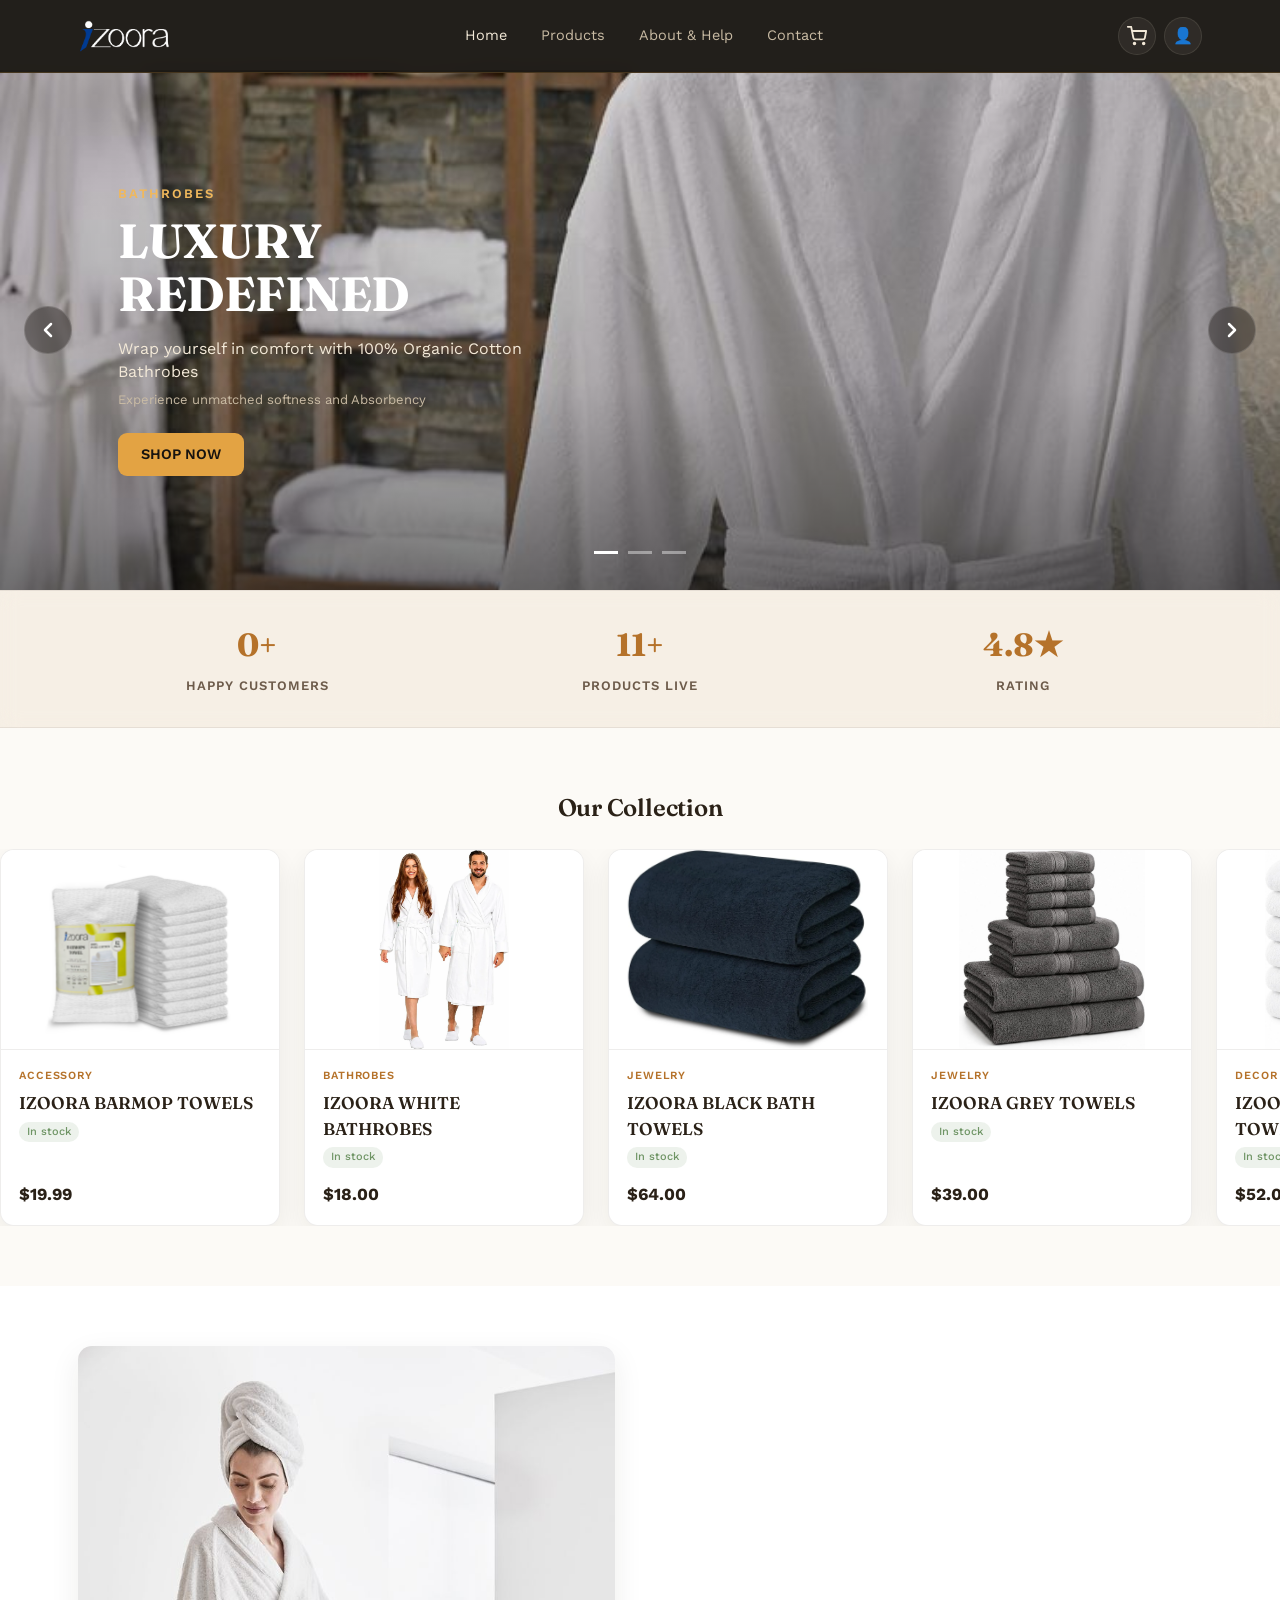
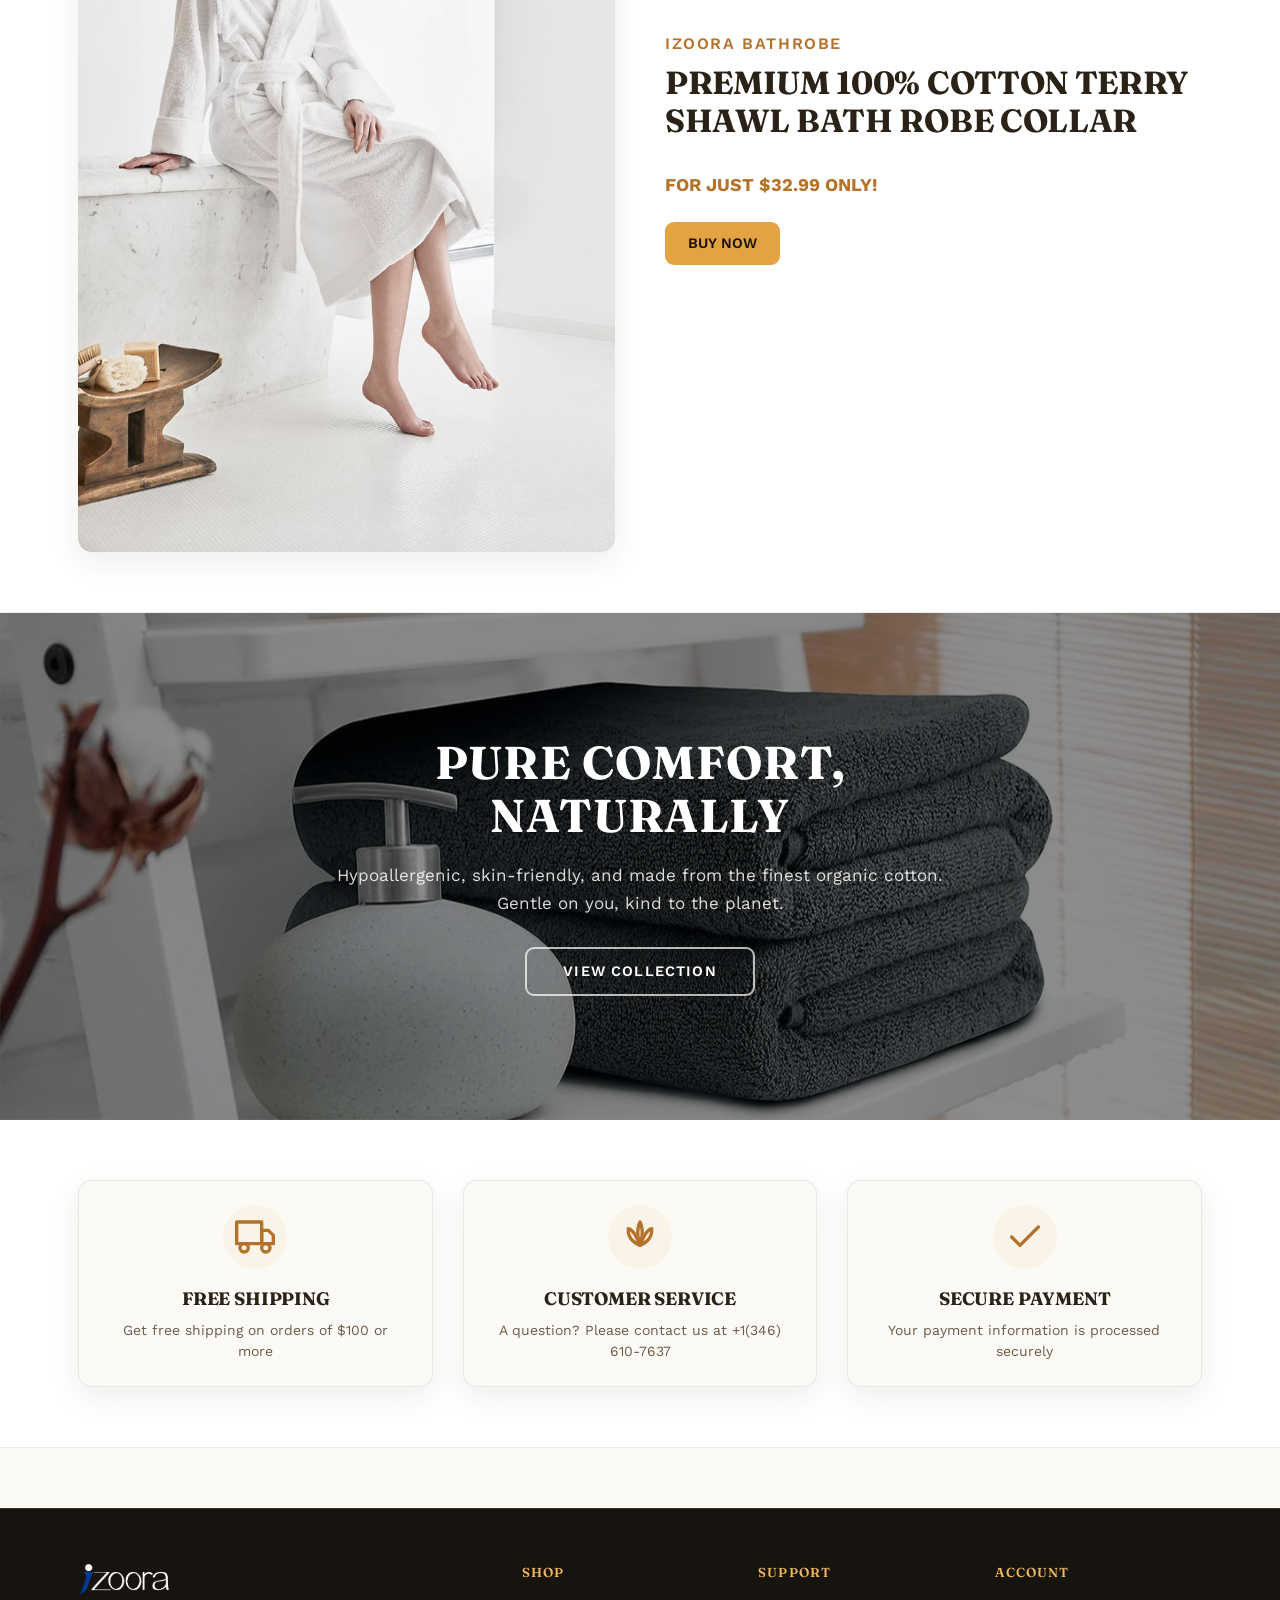
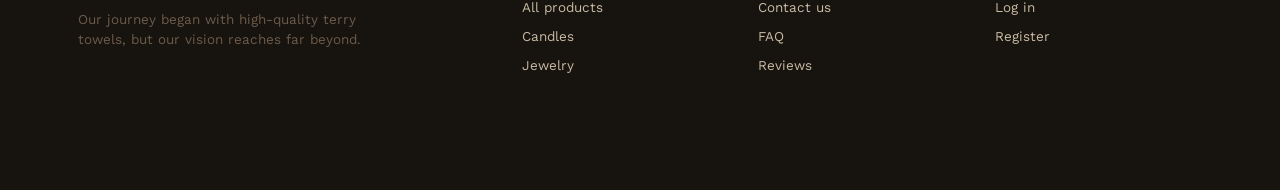
<file: index.html>
<!DOCTYPE html>
<html lang="en">

<head>
  <meta charset="UTF-8">
  <meta name="viewport" content="width=device-width, initial-scale=1.0">
  <title>Home · izoora</title>
  <meta name="description"
    content="Welcome to izoora — Goods with the warmth of amber, made to last. Shop our honey-toned candles, jewelry, decor, and self-care.">
  <link rel="preconnect" href="https://fonts.googleapis.com">
  <link
    href="https://fonts.googleapis.com/css2?family=Fraunces:ital,opsz,wght@0,9..144,300;0,9..144,500;0,9..144,600;0,9..144,700;1,9..144,500&family=Work+Sans:wght@300;400;500;600;700&family=JetBrains+Mono:wght@400;500;600&display=swap"
    rel="stylesheet">
  <link rel="stylesheet" href="style.css">
</head>

<body>
  <div id="headerWrapper"></div>

  <main id="mainContent">
    <!-- Home page content -->
    <section class="hero" id="heroSlider">
      <!-- Animated background slides -->
      <div class="hero-slide active" data-slide="0">
        <img src="products pictures/home pic 1.jpg" alt="Home 1">
        <div class="wrap hero-text-wrap">
          <div class="hero-text-content">
            <div class="eyebrow">BATHROBES</div>
            <h1>LUXURY REDEFINED</h1>
            <p class="lead">Wrap yourself in comfort with 100% Organic Cotton Bathrobes</p>
            <p class="support">Experience unmatched softness and Absorbency</p>
            <button class="btn btn-primary" onclick="go('#/products')">SHOP NOW</button>
          </div>
        </div>
      </div>
      <div class="hero-slide" data-slide="1">
        <img src="products pictures/home pic 2.jpg" alt="Home 2">
        <div class="wrap hero-text-wrap">
          <div class="hero-text-content">
            <div class="eyebrow">TOWELS</div>
            <h1>PREMIUM TOWELS</h1>
            <p class="lead">Pamper Your Self with premium Towels</p>
            <p class="support">Responsibly Sourced, Designed For Pure Comfort.</p>
            <button class="btn btn-primary" onclick="go('#/products')">SHOP NOW</button>
          </div>
        </div>
      </div>
      <div class="hero-slide" data-slide="2">
        <img src="products pictures/home pic 3.jpg" alt="Home 3">
        <div class="wrap hero-text-wrap">
          <div class="hero-text-content">
            <div class="eyebrow">HOME DECOR</div>
            <h1>AMBER GLOW CANDLES</h1>
            <p class="lead">Hand-poured soy candles in warm honey-amber hues</p>
            <p class="support">Natural fragrances designed to elevate your daily rituals</p>
            <button class="btn btn-primary" onclick="go('#/products')">SHOP NOW</button>
          </div>
        </div>
      </div>
      <!-- Navigation arrows -->
      <button class="hero-arrow hero-arrow-left" aria-label="Previous Slide">
        <svg viewBox="0 0 24 24" fill="none" stroke="currentColor" stroke-width="2.5" stroke-linecap="round" stroke-linejoin="round" style="width: 24px; height: 24px;"><polyline points="15 18 9 12 15 6"></polyline></svg>
      </button>
      <button class="hero-arrow hero-arrow-right" aria-label="Next Slide">
        <svg viewBox="0 0 24 24" fill="none" stroke="currentColor" stroke-width="2.5" stroke-linecap="round" stroke-linejoin="round" style="width: 24px; height: 24px;"><polyline points="9 18 15 12 9 6"></polyline></svg>
      </button>
      <div class="hero-dots" id="heroDots"></div>
    </section>

    <!-- 3. Three Statistics Categories -->
    <section class="stats-section">
      <div class="wrap">
        <div class="stats-container">
          <div class="stat-card">
            <b><span id="statClientsCount"></span>+</b>
            <span>Happy Customers</span>
          </div>
          <div class="stat-card">
            <b><span id="statProductsCount"></span>+</b>
            <span>Products Live</span>
          </div>
          <div class="stat-card">
            <b>4.8★</b>
            <span>Rating</span>
          </div>
        </div>
      </div>
    </section>

    <!-- 4. Six-Product Infinite Horizontal Carousel -->
    <section class="carousel-section">
      <div class="wrap">
        <h2 style="margin-top: 2%; margin-bottom: 2%; text-align: center; font-family: 'Fraunces', serif;">Our Collection</h2>
      </div>
      <div class="carousel-container">
        <div class="carousel-track" id="carouselTrack">
          <!-- Populated dynamically via JS -->
        </div>
      </div>
    </section>

    <!-- Bathrobe Feature Section -->
    <section class="bathrobe-feature-section">
      <div class="wrap bathrobe-feature-container">
        <div class="bathrobe-feature-image">
          <img src="products pictures/bath1.jpg" alt="IZOORA BATHROBE">
        </div>
        <div class="bathrobe-feature-content">
          <div class="eyebrow" style="color: var(--amber-deep); font-weight: 600; letter-spacing: 0.1em; margin-bottom: 8px;">IZOORA BATHROBE</div>
          <h2 style="font-family: 'Fraunces', serif; font-size: clamp(24px, 4vw, 32px); line-height: 1.2; margin-bottom: 12px; font-weight: 700;">PREMIUM 100% COTTON TERRY SHAWL BATH ROBE COLLAR</h2>
          <p class="price-callout" style="font-family: 'Work Sans', sans-serif; font-size: 18px; color: var(--amber-deep); font-weight: 700; margin-bottom: 24px;">FOR JUST $32.99 ONLY!</p>
          <button class="btn btn-primary" onclick="go('#/products?cat=bathrobes')">BUY NOW</button>
        </div>
      </div>
    </section>

    <!-- Towel Hero Banner Section -->
    <section class="towel-hero-banner">
      <img src="products pictures/tow1.webp" alt="Organic Cotton Towels" class="towel-hero-bg">
      <div class="towel-hero-overlay"></div>
      <div class="towel-hero-content">
        <h2>PURE COMFORT, NATURALLY</h2>
        <p>Hypoallergenic, skin-friendly, and made from the finest organic cotton.<br>Gentle on you, kind to the planet.</p>
        <button class="towel-hero-btn" onclick="go('#/products')">VIEW COLLECTION</button>
      </div>
    </section>

    <!-- Three Service Features Section -->
    <section class="service-features-section">
      <div class="wrap service-features-container">
        <div class="service-feature-item">
          <div class="service-feature-icon">
            <svg viewBox="0 0 24 24" fill="none" stroke="var(--amber-deep)" stroke-width="2" stroke-linecap="round" stroke-linejoin="round" style="width: 40px; height: 40px;">
              <rect x="1" y="3" width="15" height="13"></rect>
              <polygon points="16 8 20 8 23 11 23 16 16 16 16 8"></polygon>
              <circle cx="5.5" cy="18.5" r="2.5"></circle>
              <circle cx="18.5" cy="18.5" r="2.5"></circle>
            </svg>
          </div>
          <h3>FREE SHIPPING</h3>
          <p>Get free shipping on orders of $100 or more</p>
        </div>
        <div class="service-feature-item">
          <div class="service-feature-icon">
            <svg viewBox="0 0 24 24" fill="none" stroke="var(--amber-deep)" stroke-width="2" stroke-linecap="round" stroke-linejoin="round" style="width: 40px; height: 40px;">
              <path d="M12 3 C 12 3, 15 8, 12 17 C 9 8, 12 3, 12 3 Z"></path>
              <path d="M12 17 C 12 17, 4 14, 5 7 C 9 8, 12 17, 12 17 Z"></path>
              <path d="M12 17 C 12 17, 20 14, 19 7 C 15 8, 12 17, 12 17 Z"></path>
            </svg>
          </div>
          <h3>CUSTOMER SERVICE</h3>
          <p>A question? Please contact us at +1(346) 610-7637</p>
        </div>
        <div class="service-feature-item">
          <div class="service-feature-icon">
            <svg viewBox="0 0 24 24" fill="none" stroke="var(--amber-deep)" stroke-width="2" stroke-linecap="round" stroke-linejoin="round" style="width: 40px; height: 40px;">
              <polyline points="20 6 9 17 4 12"></polyline>
            </svg>
          </div>
          <h3>SECURE PAYMENT</h3>
          <p>Your payment information is processed securely</p>
        </div>
      </div>
    </section>
  </main>

  <template id="cartTemplate">
    <div class="wrap" style="padding-top:44px;max-width:760px;">
      <h1>Your bag</h1>
      <div class="empty-state" id="cartEmptyState" style="display:none;">
        <div class="drop"></div>
        <h3>Your bag is empty</h3>
        <p>Browse the collection to find something you love.</p>
        <button class="btn btn-primary" style="margin-top:16px;" onclick="go('#/products')">Shop now</button>
      </div>
      <div id="cartContent" style="display:none;">
        <div class="panel" style="margin-top:24px;">
          <div id="cartItemsList"></div>
          <div class="summary-row total"><span>Total</span><span><span id="cartTotalUSD"></span> <span class="mono"
                style="font-size:13px;color:var(--cream-dim);" id="cartTotalPKR"></span></span></div>
        </div>
        <button class="btn btn-primary btn-block" style="margin-top:10px;padding:15px;" onclick="goCheckout()">Proceed
          to checkout</button>
      </div>
    </div>
  </template>

  <div id="footerWrapper"></div>
  <div class="toast-stack" id="toastStack"></div>
  <script>
    // Hero slider — auto-swipe background with coordinated animation (from index.html2)
    (function () {
      const slides = Array.from(document.querySelectorAll('#heroSlider .hero-slide'));
      const dotsWrap = document.getElementById('heroDots');
      if (!slides.length) return;

      let current = 0;
      const SLIDE_DURATION = 4000;
      let timer;

      slides.forEach((_, i) => {
        const dot = document.createElement('button');
        dot.className = 'hero-dot' + (i === 0 ? ' active' : '');
        dot.setAttribute('aria-label', 'Go to slide ' + (i + 1));
        dot.addEventListener('click', () => goTo(i));
        dotsWrap.appendChild(dot);
      });
      const dots = Array.from(dotsWrap.children);

      function goTo(index) {
        if (index === current) return;
        const prev = slides[current];
        const next = slides[index];

        prev.classList.add('leaving');
        prev.classList.remove('active');
        next.classList.remove('leaving');
        next.classList.add('active');

        dots[current].classList.remove('active');
        dots[index].classList.add('active');
        current = index;

        setTimeout(() => prev.classList.remove('leaving'), 1200);
        resetTimer();
      }

      function nextSlide() {
        goTo((current + 1) % slides.length);
      }

      function resetTimer() {
        clearInterval(timer);
        timer = setInterval(nextSlide, SLIDE_DURATION);
      }

      // Add navigation arrows event listeners
      const leftArrow = document.querySelector('#heroSlider .hero-arrow-left');
      const rightArrow = document.querySelector('#heroSlider .hero-arrow-right');
      if (leftArrow) {
        leftArrow.addEventListener('click', (e) => {
          e.stopPropagation();
          goTo((current - 1 + slides.length) % slides.length);
        });
      }
      if (rightArrow) {
        rightArrow.addEventListener('click', (e) => {
          e.stopPropagation();
          goTo((current + 1) % slides.length);
        });
      }

      resetTimer();
    })();
  </script>
  <script src="script.js"></script>
</body>

</html>
</file>
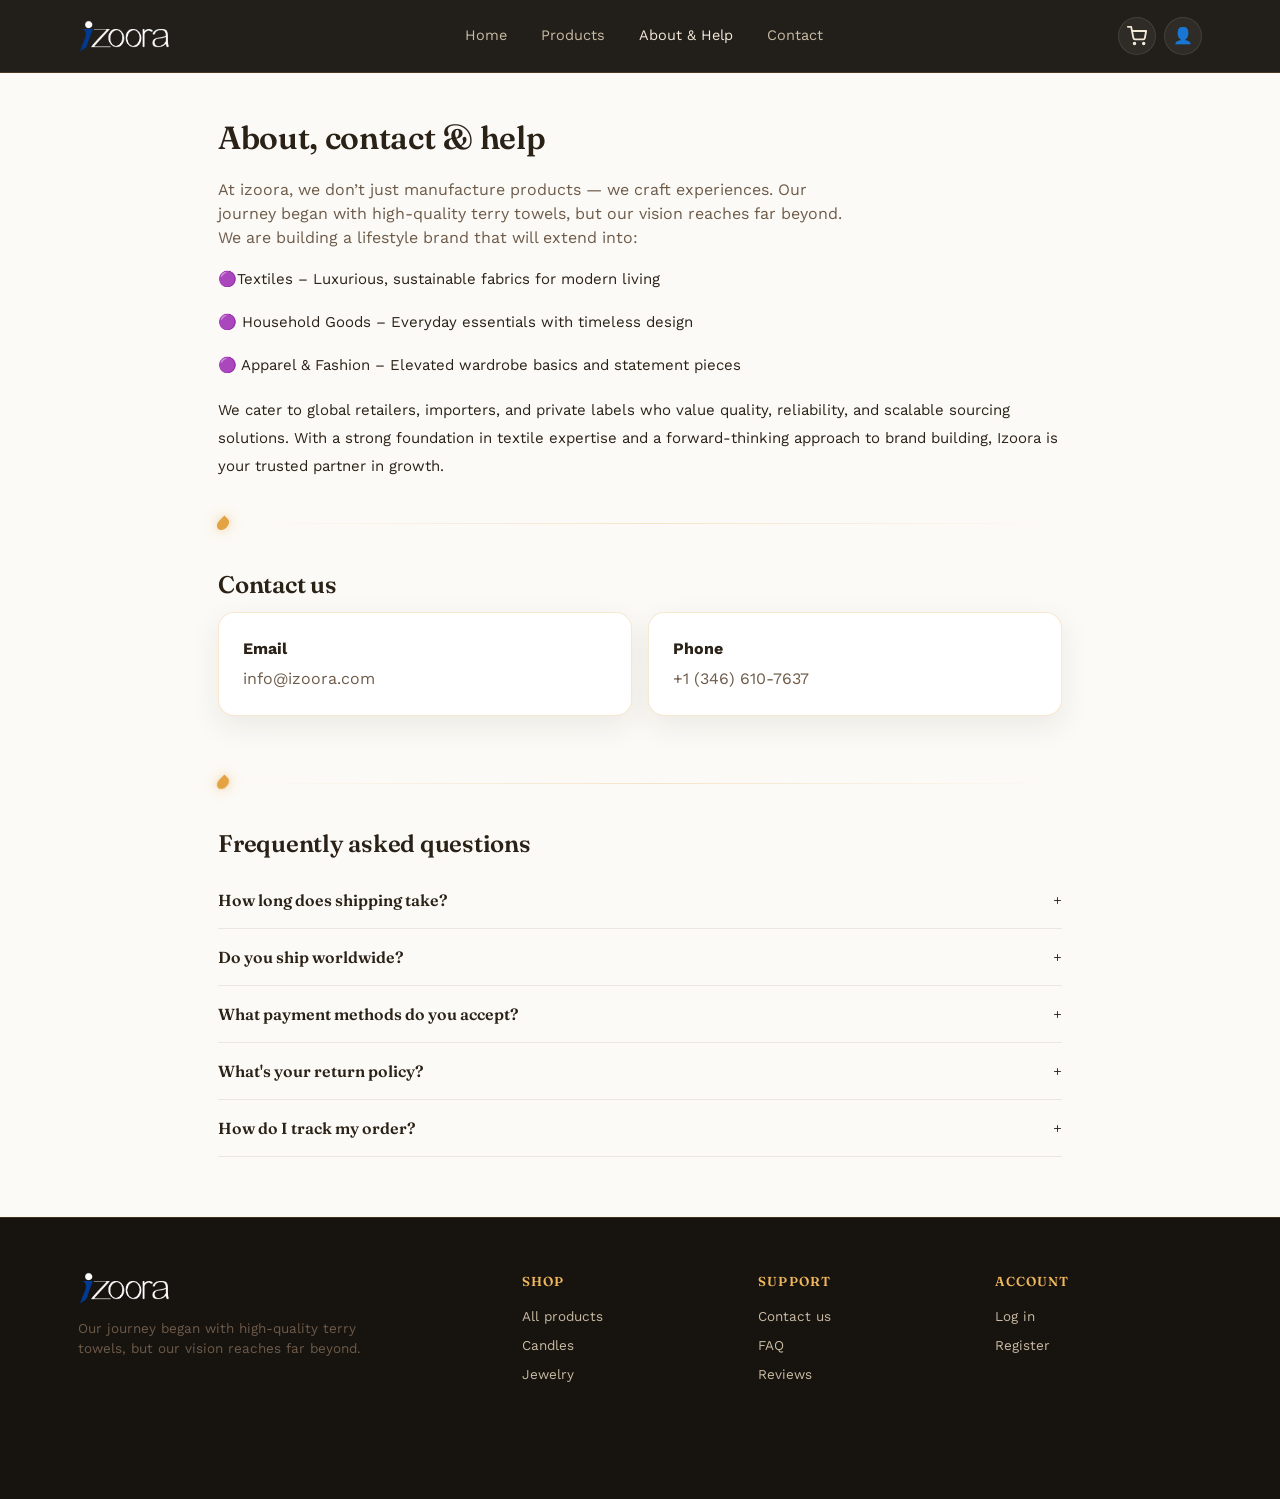
<file: about and help.html>
<!DOCTYPE html>
<html lang="en">
<head>
<meta charset="UTF-8">
<meta name="viewport" content="width=device-width, initial-scale=1.0">
<title>About & Help · izoora</title>
<meta name="description" content="Learn about the izoora story, read frequently asked questions, and see customer reviews.">
<link rel="preconnect" href="https://fonts.googleapis.com">
<link href="https://fonts.googleapis.com/css2?family=Fraunces:ital,opsz,wght@0,9..144,300;0,9..144,500;0,9..144,600;0,9..144,700;1,9..144,500&family=Work+Sans:wght@300;400;500;600;700&family=JetBrains+Mono:wght@400;500;600&display=swap" rel="stylesheet">
<link rel="stylesheet" href="style.css">
</head>
<body>
<div id="headerWrapper"></div>

<main id="mainContent">
  <div class="wrap" style="padding-top:44px;max-width:900px;">
    <h1>About, contact &amp; help</h1>
    <p style="color:var(--cream-dim);max-width:640px;">At izoora, we don’t just manufacture products — we craft experiences. Our journey began with high-quality terry towels, but our vision reaches far beyond. We are building a lifestyle brand that will extend into:</p>
    <p style="font-size:15px;line-height:1.85;">🟣Textiles – Luxurious, sustainable fabrics for modern living</p>
     <p style="font-size:15px;line-height:1.85;">🟣 Household Goods – Everyday essentials with timeless design</p>
      <p style="font-size:15px;line-height:1.85;">🟣 Apparel & Fashion – Elevated wardrobe basics and statement pieces</p>

      <p style="font-size:15px;line-height:1.85;margin-top:18px;">We cater to global retailers, importers, and private labels who value quality, reliability, and scalable sourcing solutions. With a strong foundation in textile expertise and a forward-thinking approach to brand building, Izoora is your trusted partner in growth.</p>
    <div class="divider"><span class="drop"></span><div class="line"></div></div>
    <h2>Contact us</h2>
    <div class="two-col">
      <div class="panel" style="background:var(--bg-card); border:1px solid var(--line);"><b>Email</b><p style="color:var(--cream-dim);margin:6px 0 0;">info@izoora.com</p></div>
      <div class="panel" style="background:var(--bg-card); border:1px solid var(--line);"><b>Phone</b><p style="color:var(--cream-dim);margin:6px 0 0;">+1 (346) 610-7637</p></div>
    </div>

    <div class="divider"><span class="drop"></span><div class="line"></div></div>
    <h2>Frequently asked questions</h2>
    <div id="faqContainer"></div>

    <!-- <div class="divider"><span class="drop"></span><div class="line"></div></div>
    <h2>Customer reviews</h2>
    <div class="grid-products" style="grid-template-columns:repeat(auto-fill,minmax(260px,1fr));" id="infoReviewsGrid"></div>
  </div> -->
</main>

<template id="cartTemplate">
  <div class="wrap" style="padding-top:44px;max-width:760px;">
    <h1>Your bag</h1>
    <div class="empty-state" id="cartEmptyState" style="display:none;">
      <div class="drop"></div>
      <h3>Your bag is empty</h3>
      <p>Browse the collection to find something you love.</p>
      <button class="btn btn-primary" style="margin-top:16px;" onclick="go('#/products')">Shop now</button>
    </div>
    <div id="cartContent" style="display:none;">
      <div class="panel" style="margin-top:24px;">
        <div id="cartItemsList"></div>
        <div class="summary-row total"><span>Total</span><span><span id="cartTotalUSD"></span> <span class="mono" style="font-size:13px;color:var(--cream-dim);" id="cartTotalPKR"></span></span></div>
      </div>
      <button class="btn btn-primary btn-block" style="margin-top:10px;padding:15px;" onclick="goCheckout()">Proceed to checkout</button>
    </div>
  </div>
</template>

<div id="footerWrapper"></div>
<div class="toast-stack" id="toastStack"></div>
<script src="script.js"></script>
</body>
</html>
</file>
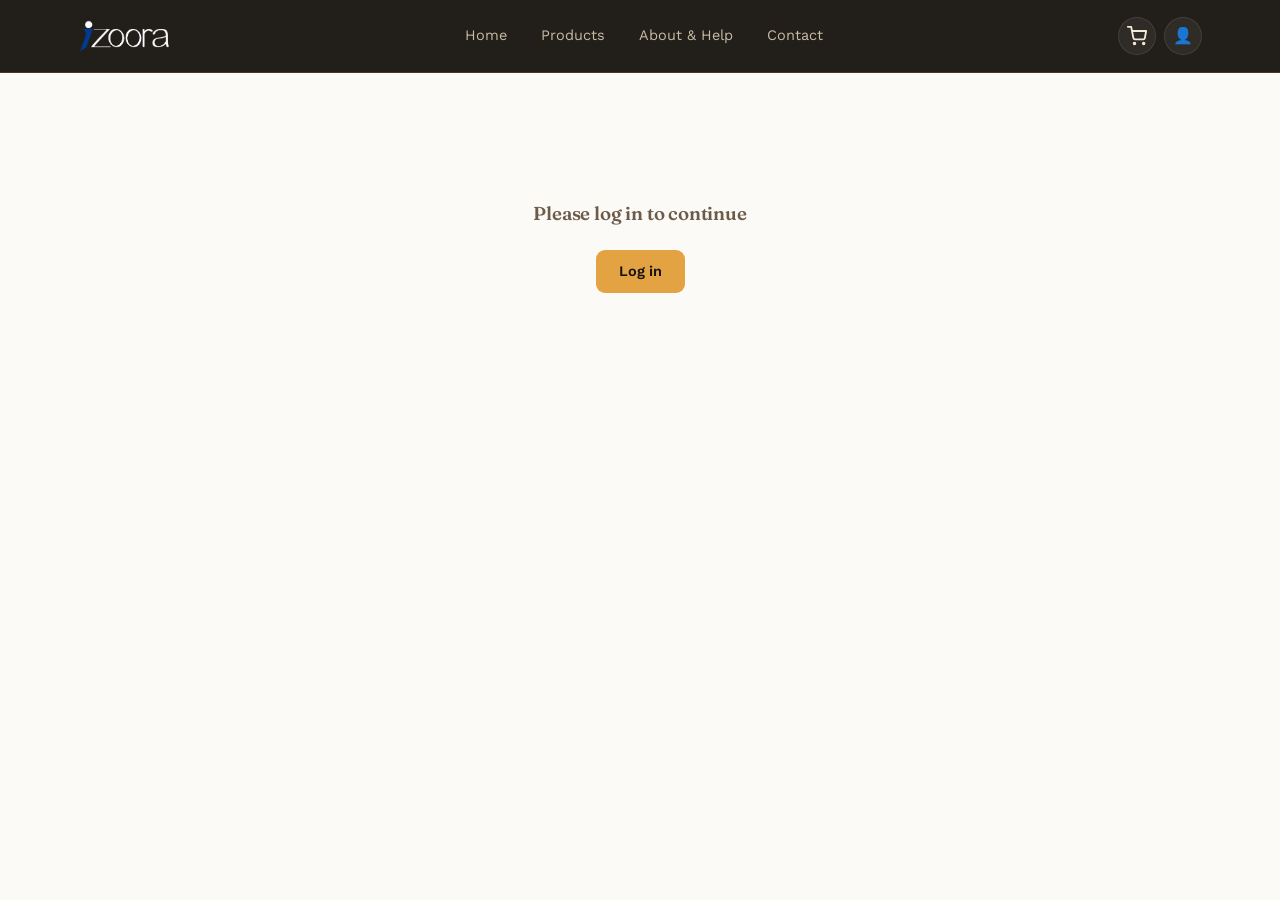
<file: admin.html>
<!DOCTYPE html>
<html lang="en">
<head>
<meta charset="UTF-8">
<meta name="viewport" content="width=device-width, initial-scale=1.0">
<title>Admin Panel · izoora</title>
<meta name="description" content="Manage products, view registered clients, and fulfill orders.">
<link rel="preconnect" href="https://fonts.googleapis.com">
<link href="https://fonts.googleapis.com/css2?family=Fraunces:ital,opsz,wght@0,9..144,300;0,9..144,500;0,9..144,600;0,9..144,700;1,9..144,500&family=Work+Sans:wght@300;400;500;600;700&family=JetBrains+Mono:wght@400;500;600&display=swap" rel="stylesheet">
<link rel="stylesheet" href="style.css">
</head>
<body>
<div id="headerWrapper"></div>

<main id="mainContent">
  <!-- If not logged in as Admin -->
  <div id="adminAuthGateError" class="wrap" style="display:none; padding:70px 0;">
    <div class="empty-state">
      <h3>Please log in to continue</h3>
      <button class="btn btn-primary" style="margin-top:14px;" onclick="go('#/login')">Log in</button>
    </div>
  </div>

  <!-- Admin layout -->
  <div id="adminShell" class="admin-shell" style="display:none;">
    <!-- Sidebar -->
    <div class="admin-sidebar" id="adminSidebar"></div>
    
    <!-- Main Content Area -->
    <div class="admin-main" id="adminMain">
      <!-- Sub-view: Dashboard -->
      <div id="adminDashboardView" class="admin-subview" style="display:none;">
        <div class="admin-top">
          <div><h2 style="margin-bottom:2px;">Dashboard</h2><p style="color:var(--cream-dim);font-size:13.5px;">Overview of your store's performance.</p></div>
        </div>
        <div class="kpi-grid" id="kpiGrid"></div>
        <div class="two-col" style="align-items:flex-start;">
          <div class="panel">
            <h3 style="margin-bottom:16px;">Revenue, last 7 days</h3>
            <div style="display:flex;align-items:flex-end;gap:12px;height:140px;" id="revenueChart"></div>
          </div>
          <div class="panel" id="highlightsPanel"></div>
        </div>
        <div class="panel">
          <h3 style="margin-bottom:14px;">Recent orders</h3>
          <div id="recentOrdersContainer"></div>
        </div>
      </div>

      <!-- Sub-view: Clients -->
      <div id="adminClientsView" class="admin-subview" style="display:none;">
        <div class="admin-top">
          <h2>Registered clients</h2>
          <div id="clientsSearchWrapper"></div>
        </div>
        <div class="panel" id="clientsListContainer"></div>
      </div>

      <!-- Sub-view: Pending Orders -->
      <div id="adminPendingView" class="admin-subview" style="display:none;">
        <div class="admin-top">
          <h2>Pending orders</h2>
          <div id="pendingSearchWrapper"></div>
        </div>
        <div class="panel" id="pendingListContainer"></div>
      </div>

      <!-- Sub-view: Completed Orders -->
      <div id="adminCompletedView" class="admin-subview" style="display:none;">
        <div class="admin-top">
          <h2>Completed orders</h2>
          <div id="completedSearchWrapper"></div>
        </div>
        <div class="panel" id="completedListContainer"></div>
      </div>

      <!-- Sub-view: Products -->
      <div id="adminProductsView" class="admin-subview" style="display:none;">
        <div class="admin-top">
          <h2>Products</h2>
          <div style="display:flex;gap:10px;" id="productsHeaderAction"></div>
        </div>
        <div class="panel" id="adminProductsListContainer"></div>
      </div>
    </div>
  </div>

  <!-- Product Modal -->
  <div id="adminProductModal" class="modal-overlay" style="display:none;" onclick="if(event.target===this)closeProductModal()">
    <div class="modal-box">
      <span class="modal-close" onclick="closeProductModal()">✕</span>
      <h3 id="pmTitle">Edit product</h3>
      <div id="pmErr" class="notice error" style="display:none;"></div>
      <div class="field"><label>Name</label><input id="pm_name" value=""></div>
      <div class="two-col">
        <div class="field"><label>Category</label>
          <select id="pm_cat">
            <option value="candle">candle</option>
            <option value="jewelry">jewelry</option>
            <option value="decor">decor</option>
            <option value="skincare">skincare</option>
            <option value="accessory">accessory</option>
          </select>
        </div>
        <div class="field"><label>Price (USD)</label><input id="pm_price" type="number" min="0" step="0.01" value=""></div>
      </div>
      <div class="field"><label>Stock quantity</label><input id="pm_stock" type="number" min="0" value=""></div>
      <div class="field"><label>Description</label><textarea id="pm_desc" rows="3"></textarea></div>
      <div class="field"><label><input type="checkbox" id="pm_active" style="width:auto;margin-right:8px;">Visible on site (live)</label></div>
      <button class="btn btn-primary btn-block" id="btnSaveProduct">Save changes</button>
    </div>
  </div>
</main>

<div class="toast-stack" id="toastStack"></div>
<script src="script.js"></script>
</body>
</html>
</file>
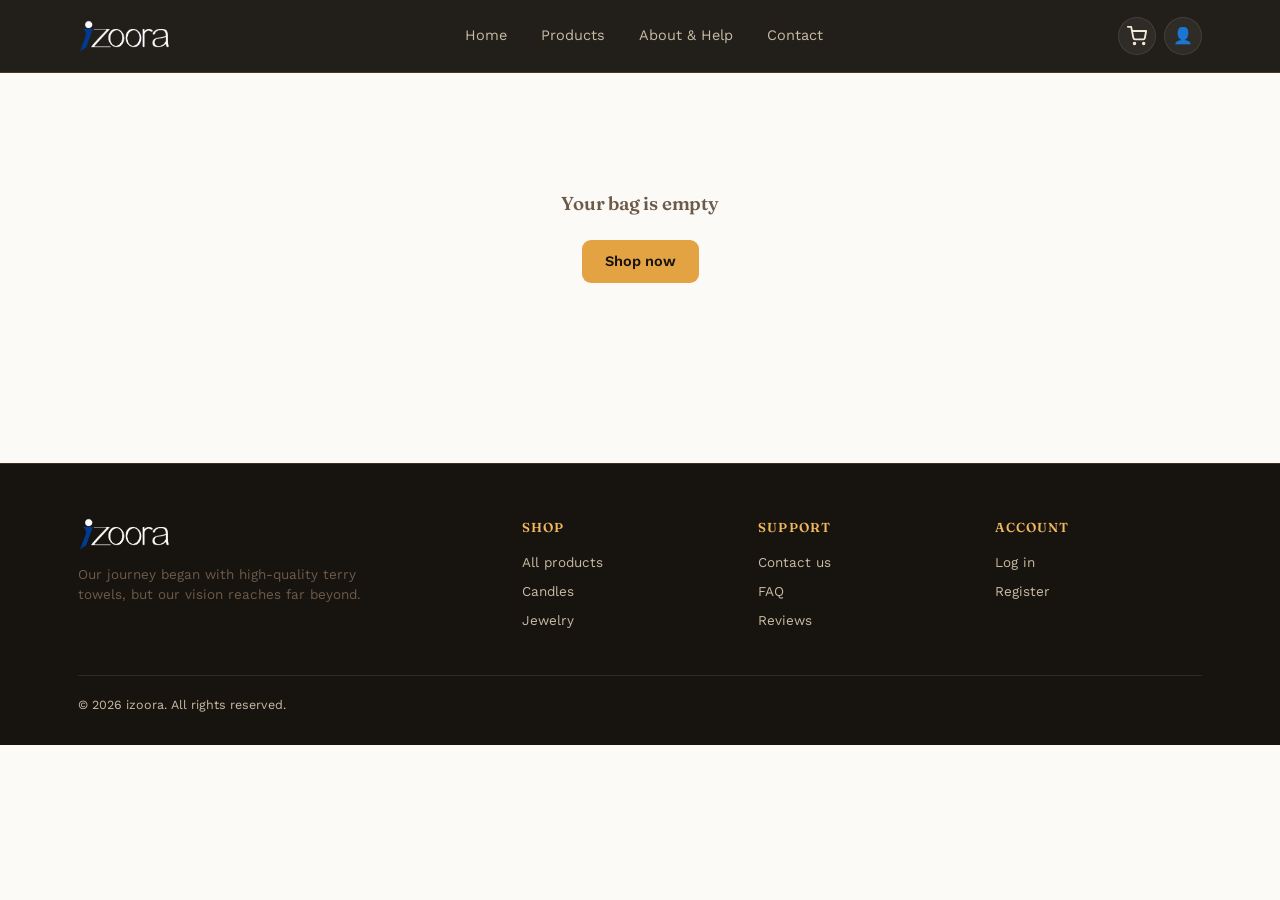
<file: checkout.html>
<!DOCTYPE html>
<html lang="en">
<head>
  <meta charset="UTF-8">
  <meta name="viewport" content="width=device-width, initial-scale=1.0">
  <title>Checkout · izoora</title>
  <meta name="description" content="Secure checkout for your order at izoora.">
  <link rel="preconnect" href="https://fonts.googleapis.com">
  <link href="https://fonts.googleapis.com/css2?family=Fraunces:ital,opsz,wght@0,9..144,300;0,9..144,500;0,9..144,600;0,9..144,700;1,9..144,500&family=Work+Sans:wght@300;400;500;600;700&family=JetBrains+Mono:wght@400;500;600&display=swap" rel="stylesheet">
  <link rel="stylesheet" href="style.css">
</head>
<body>
  <div id="headerWrapper"></div>

  <main id="mainContent">
    <div class="wrap" style="padding-top:40px;max-width:920px;">
      <h1>Checkout</h1>
      <div class="notice info">We've filled this in with the details from your account — please double check everything is correct before you place the order, and edit anything that needs updating.</div>
      <div class="two-col" style="align-items:flex-start;">
        <div class="form-card" style="max-width:none;margin:0;">
          <h3 style="margin-bottom:16px;">Delivery details</h3>
          <div class="field"><label>Full name</label><input id="co_fullName" value=""></div>
          <div class="field"><label>Phone number</label><input id="co_phone" value=""></div>
          <div class="field"><label>Email</label><input id="co_email" value=""></div>
          <div class="field"><label>Delivery address</label><textarea id="co_address" rows="2"></textarea></div>
          <div class="field"><label>Nearest landmark</label><input id="co_landmark" value=""></div>
          <div id="coErr" class="notice error" style="display:none;"></div>
          <h3 style="margin:22px 0 10px;">Payment method</h3>
          <div class="pay-methods" style="grid-template-columns: 1fr;">
            <div class="pay-opt active" style="text-align: left; padding: 15px;">
              <input type="radio" checked style="width: auto; margin-right: 10px;"> Cash on Delivery
            </div>
          </div>
        </div>
        <div class="panel" style="margin:0;">
          <h3>Order summary</h3>
          <div id="checkoutSummaryItems"></div>
          <div class="summary-row"><span>Shipping</span><span id="checkoutShipping"></span></div>
          <div class="summary-row total"><span>Total</span><span id="checkoutTotal"></span></div>
          <div class="mono" style="text-align:right;color:var(--cream-dim);font-size:12.5px;" id="checkoutTotalPKR"></div>
          <button class="btn btn-primary btn-block" style="margin-top:18px;padding:15px;" id="btnPlaceOrder">Place order</button>
        </div>
      </div>
    </div>
  </main>

  <template id="cartTemplate">
    <div class="wrap" style="padding-top:44px;max-width:760px;">
      <h1>Your bag</h1>
      <div class="empty-state" id="cartEmptyState" style="display:none;">
        <div class="drop"></div>
        <h3>Your bag is empty</h3>
        <p>Browse the collection to find something you love.</p>
        <button class="btn btn-primary" style="margin-top:16px;" onclick="go('#/products')">Shop now</button>
      </div>
      <div id="cartContent" style="display:none;">
        <div class="panel" style="margin-top:24px;">
          <div id="cartItemsList"></div>
          <div class="summary-row total"><span>Total</span><span><span id="cartTotalUSD"></span> <span class="mono" style="font-size:13px;color:var(--cream-dim);" id="cartTotalPKR"></span></span></div>
        </div>
        <button class="btn btn-primary btn-block" style="margin-top:10px;padding:15px;" onclick="goCheckout()">Proceed to checkout</button>
      </div>
    </div>
  </template>

  <div id="footerWrapper"></div>
  <div class="toast-stack" id="toastStack"></div>
  <script src="script.js"></script>
</body>
</html>
</file>
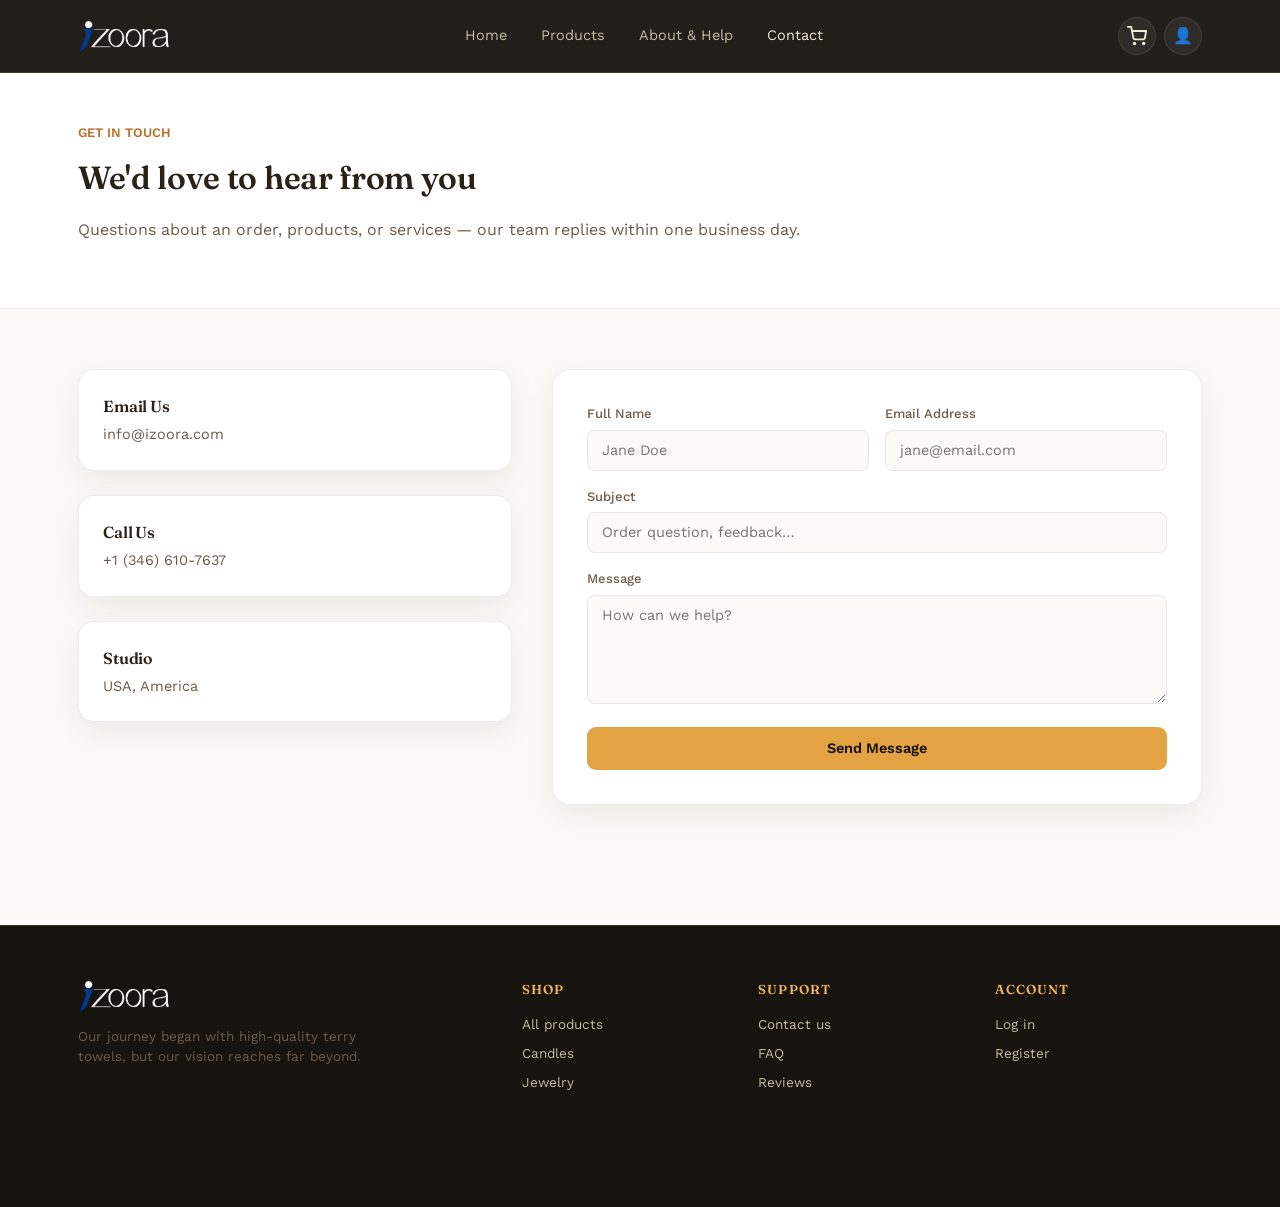
<file: contact.html>
<!DOCTYPE html>
<html lang="en">

<head>
  <meta charset="UTF-8">
  <meta name="viewport" content="width=device-width, initial-scale=1.0">
  <title>Contact · izoora</title>
  <meta name="description" content="Get in touch with the izoora team — orders, returns and general questions.">
  <link rel="preconnect" href="https://fonts.googleapis.com">
  <link
    href="https://fonts.googleapis.com/css2?family=Fraunces:ital,opsz,wght@0,9..144,300;0,9..144,500;0,9..144,600;0,9..144,700;1,9..144,500&family=Work+Sans:wght@300;400;500;600;700&family=JetBrains+Mono:wght@400;500;600&display=swap"
    rel="stylesheet">
  <link rel="stylesheet" href="style.css">
</head>

<body>
  <div id="headerWrapper"></div>

  <div class="page-banner"
    style="background: var(--bg-card); padding: 50px 0; border-bottom: 1px solid var(--line-soft);">
    <div class="wrap">
      <span class="eyebrow"
        style="color: var(--amber-deep); font-size: 13px; text-transform: uppercase; font-weight: 600;">Get in
        Touch</span>
      <h1 style="margin-top: 10px;">We'd love to hear from you</h1>
      <p style="color: var(--cream-dim);">Questions about an order, products, or services — our team replies within one
        business day.</p>
    </div>
  </div>

  <section style="padding: 60px 0;">
    <div class="wrap">
      <div class="contact-grid">
        <div>
          <div class="panel">
            <h4 style="margin-bottom: 6px;">Email Us</h4>
            <p style="font-size: 14.5px; color: var(--cream-dim); margin: 0;">info@izoora.com</p>
          </div>
          <div class="panel">
            <h4 style="margin-bottom: 6px;">Call Us</h4>
            <p style="font-size: 14.5px; color: var(--cream-dim); margin: 0;">+1 (346) 610-7637</p>
          </div>
          <div class="panel">
            <h4 style="margin-bottom: 6px;">Studio</h4>
            <p style="font-size: 14.5px; color: var(--cream-dim); margin: 0;">USA, America</p>
          </div>
        </div>
        <div>
          <form id="contactForm" class="form-card" style="max-width: 100%; margin: 0;">
            <div class="two-col">
              <div class="field"><label>Full Name</label><input name="name" type="text" required placeholder="Jane Doe">
              </div>
              <div class="field"><label>Email Address</label><input name="email" type="email" required
                  placeholder="jane@email.com"></div>
            </div>
            <div class="field"><label>Subject</label><input name="subject" type="text" required
                placeholder="Order question, feedback…"></div>
            <div class="field"><label>Message</label><textarea name="message" rows="5" required
                placeholder="How can we help?"></textarea></div>
            <button class="btn btn-primary btn-block" type="submit">Send Message</button>
          </form>
        </div>
      </div>
    </div>
  </section>

  <template id="cartTemplate">
    <div class="wrap" style="padding-top:44px;max-width:760px;">
      <h1>Your bag</h1>
      <div class="empty-state" id="cartEmptyState" style="display:none;">
        <div class="drop"></div>
        <h3>Your bag is empty</h3>
        <p>Browse the collection to find something you love.</p>
        <button class="btn btn-primary" style="margin-top:16px;" onclick="go('#/products')">Shop now</button>
      </div>
      <div id="cartContent" style="display:none;">
        <div class="panel" style="margin-top:24px;">
          <div id="cartItemsList"></div>
          <div class="summary-row total"><span>Total</span><span><span id="cartTotalUSD"></span> <span class="mono" style="font-size:13px;color:var(--cream-dim);" id="cartTotalPKR"></span></span></div>
        </div>
        <button class="btn btn-primary btn-block" style="margin-top:10px;padding:15px;" onclick="goCheckout()">Proceed to checkout</button>
      </div>
    </div>
  </template>

  <div id="footerWrapper"></div>
  <div class="toast-stack" id="toastStack"></div>

  <script src="script.js"></script>
</body>

</html>
</file>
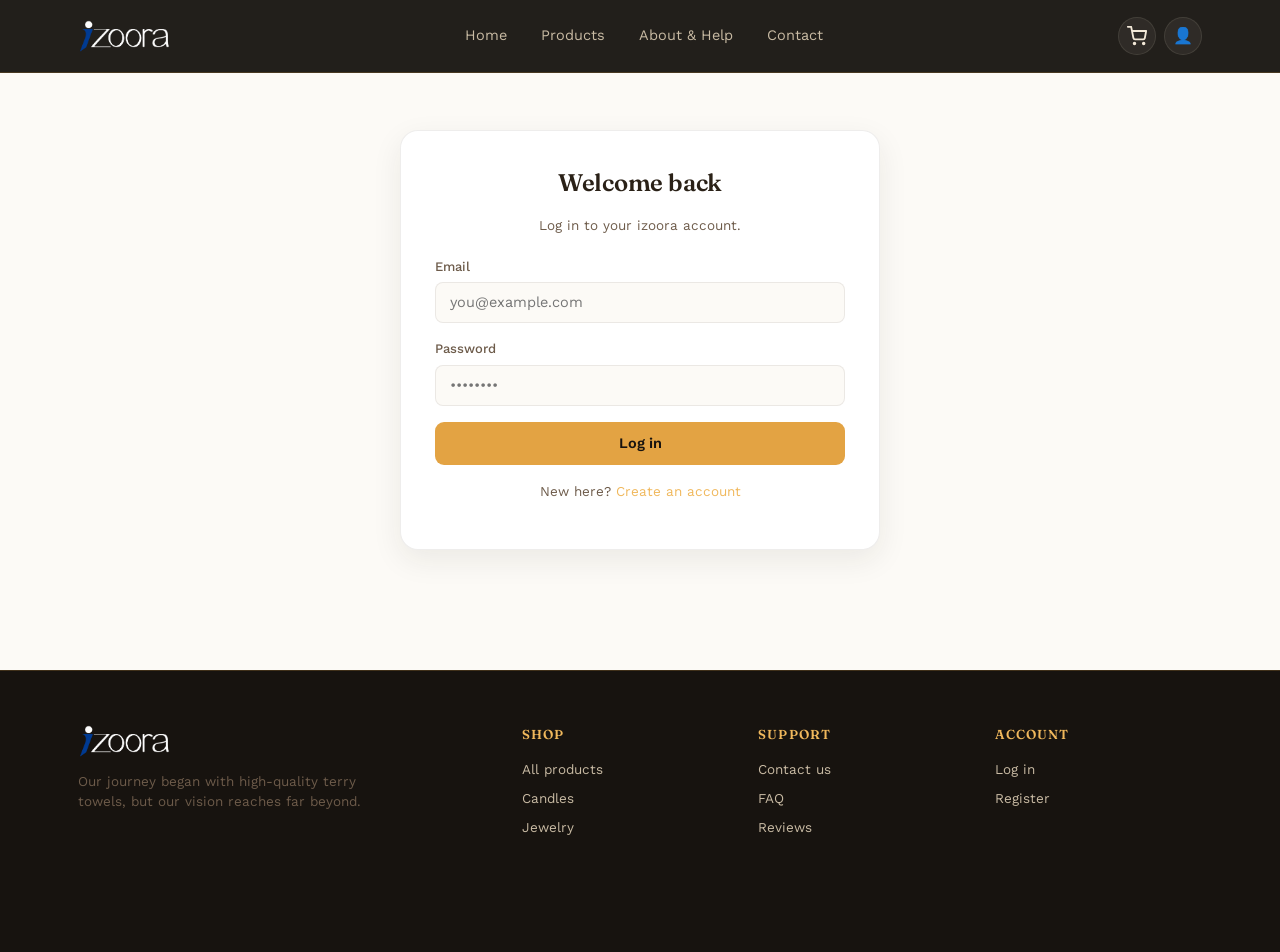
<file: login.html>
<!DOCTYPE html>
<html lang="en">
<head>
<meta charset="UTF-8">
<meta name="viewport" content="width=device-width, initial-scale=1.0">
<title>Account · izoora</title>
<meta name="description" content="Log in, register, or view your profile and orders at izoora.">
<link rel="preconnect" href="https://fonts.googleapis.com">
<link href="https://fonts.googleapis.com/css2?family=Fraunces:ital,opsz,wght@0,9..144,300;0,9..144,500;0,9..144,600;0,9..144,700;1,9..144,500&family=Work+Sans:wght@300;400;500;600;700&family=JetBrains+Mono:wght@400;500;600&display=swap" rel="stylesheet">
<link rel="stylesheet" href="style.css">
</head>
<body>
<div id="headerWrapper"></div>

<main id="mainContent">
  <!-- Sub-view 1: Login -->
  <section id="loginView" style="display:none; padding:60px 0;" class="wrap">
    <div class="form-card">
      <h2 style="text-align:center;">Welcome back</h2>
      <p style="text-align:center;color:var(--cream-dim);font-size:13.5px;margin-bottom:22px;">Log in to your izoora account.</p>
      <div id="loginErr" class="notice error" style="display:none;"></div>
      <div class="field"><label>Email</label><input id="li_email" type="email" placeholder="you@example.com"></div>
      <div class="field"><label>Password</label><input id="li_pass" type="password" placeholder="••••••••"></div>
      <button class="btn btn-primary btn-block" onclick="doLogin()">Log in</button>
      <p style="text-align:center;font-size:13.5px;color:var(--cream-dim);margin-top:16px;">New here? <a href="#/signup" style="color:var(--amber-bright);">Create an account</a></p>
    </div>
  </section>

  <!-- Sub-view 2: Signup -->
  <section id="signupView" style="display:none; padding:50px 0;" class="wrap">
    <div class="form-card" style="max-width:560px;">
      <h2 style="text-align:center;">Create your account</h2>
      <p style="text-align:center;color:var(--cream-dim);font-size:13.5px;margin-bottom:22px;">Register once to shop, check out faster, and track orders.</p>
      <div id="suErr" class="notice error" style="display:none;"></div>
      <div class="field"><label>Full name</label><input id="su_name" placeholder="Jane Doe"></div>
      <div class="two-col">
        <div class="field"><label>Email</label><input id="su_email" type="email" placeholder="you@example.com"></div>
        <div class="field"><label>Phone number</label><input id="su_phone" placeholder="+92 300 1234567"></div>
      </div>
      <div class="field"><label>Full address</label><textarea id="su_address" rows="2" placeholder="House, street, city, country"></textarea></div>
      <div class="field"><label>Nearest landmark</label><input id="su_landmark" placeholder="e.g. near City Park"></div>
      <div class="two-col">
        <div class="field"><label>Password</label><input id="su_pass" type="password" placeholder="Min 6 characters"></div>
        <div class="field"><label>Confirm password</label><input id="su_pass2" type="password"></div>
      </div>
      <button class="btn btn-primary btn-block" onclick="doSignup()">Create account</button>
      <p style="text-align:center;font-size:13.5px;color:var(--cream-dim);margin-top:16px;">Already registered? <a href="#/login" style="color:var(--amber-bright);">Log in</a></p>
    </div>
  </section>

  <!-- Sub-view 3: Profile -->
  <section id="profileView" style="display:none; padding-top:44px;" class="wrap">
    <div class="form-card" style="max-width:560px;">
      <div style="display:flex;justify-content:space-between;align-items:center;margin-bottom:6px;">
        <h2>My profile</h2><div class="idtag" id="profileUserId"></div>
      </div>
      <div id="prErr" class="notice error" style="display:none;"></div>
      <div class="field"><label>Full name</label><input id="pr_name" value=""></div>
      <div class="two-col">
        <div class="field"><label>Email</label><input id="pr_email" value=""></div>
        <div class="field"><label>Phone</label><input id="pr_phone" value=""></div>
      </div>
      <div class="field"><label>Address</label><textarea id="pr_address" rows="2"></textarea></div>
      <div class="field"><label>Nearest landmark</label><input id="pr_landmark" value=""></div>
      <button class="btn btn-primary btn-block" onclick="saveProfile()">Save changes</button>
    </div>
  </section>

  <!-- Sub-view 4: My Orders -->
  <section id="ordersView" style="display:none; padding-top:44px;" class="wrap">
    <h1>My orders</h1>
    <div id="myOrdersEmptyState" class="empty-state" style="display:none;"><h3>No orders yet</h3></div>
    <div id="myOrdersPanel" class="panel" style="display:none;">
      <table>
        <thead>
          <tr><th>Order ID</th><th>Product Image</th><th>Product Name</th><th>Quantity</th><th>Price</th><th>Total Amount</th><th>Order Date</th><th>Shipping / Customer Details</th><th>Order Status</th></tr>
        </thead>
        <tbody id="myOrdersTableBody"></tbody>
      </table>
    </div>
  </section>
</main>

<template id="cartTemplate">
  <div class="wrap" style="padding-top:44px;max-width:760px;">
    <h1>Your bag</h1>
    <div class="empty-state" id="cartEmptyState" style="display:none;">
      <div class="drop"></div>
      <h3>Your bag is empty</h3>
      <p>Browse the collection to find something you love.</p>
      <button class="btn btn-primary" style="margin-top:16px;" onclick="go('#/products')">Shop now</button>
    </div>
    <div id="cartContent" style="display:none;">
      <div class="panel" style="margin-top:24px;">
        <div id="cartItemsList"></div>
        <div class="summary-row total"><span>Total</span><span><span id="cartTotalUSD"></span> <span class="mono" style="font-size:13px;color:var(--cream-dim);" id="cartTotalPKR"></span></span></div>
      </div>
      <button class="btn btn-primary btn-block" style="margin-top:10px;padding:15px;" onclick="goCheckout()">Proceed to checkout</button>
    </div>
  </div>
</template>

<div id="footerWrapper"></div>
<div class="toast-stack" id="toastStack"></div>
<script src="script.js"></script>
</body>
</html>
</file>
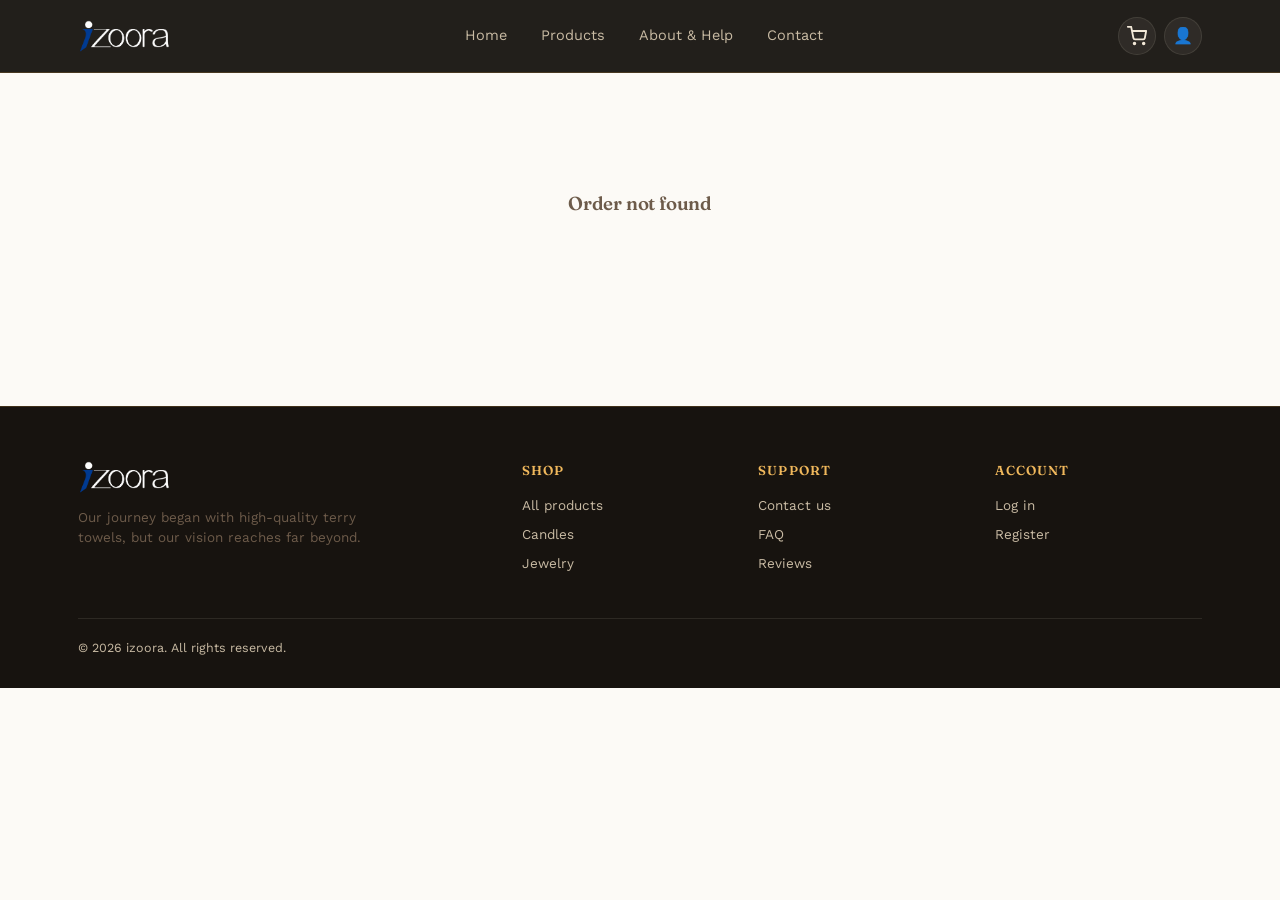
<file: order-success.html>
<!DOCTYPE html>
<html lang="en">
<head>
  <meta charset="UTF-8">
  <meta name="viewport" content="width=device-width, initial-scale=1.0">
  <title>Order Success · izoora</title>
  <meta name="description" content="Thank you for your order at izoora.">
  <link rel="preconnect" href="https://fonts.googleapis.com">
  <link href="https://fonts.googleapis.com/css2?family=Fraunces:ital,opsz,wght@0,9..144,300;0,9..144,500;0,9..144,600;0,9..144,700;1,9..144,500&family=Work+Sans:wght@300;400;500;600;700&family=JetBrains+Mono:wght@400;500;600&display=swap" rel="stylesheet">
  <link rel="stylesheet" href="style.css">
</head>
<body>
  <div id="headerWrapper"></div>

  <main id="mainContent">
    <div class="wrap" style="padding:70px 0;max-width:560px;text-align:center;">
      <div class="drop" style="width:24px;height:32px;margin-bottom:18px;"></div>
      <h1>Thank you — your order is confirmed</h1>
      <p style="color:var(--cream-dim);">Order <span class="idtag" id="successOrderId"></span> has been placed and is now pending fulfillment. You'll be able to track its status from "My orders."</p>
      <div style="display:flex;gap:12px;justify-content:center;margin-top:24px;">
        <button class="btn btn-ghost" onclick="go('#/orders')">View my orders</button>
        <button class="btn btn-primary" onclick="go('#/products')">Continue shopping</button>
      </div>
    </div>
  </main>

  <template id="cartTemplate">
    <div class="wrap" style="padding-top:44px;max-width:760px;">
      <h1>Your bag</h1>
      <div class="empty-state" id="cartEmptyState" style="display:none;">
        <div class="drop"></div>
        <h3>Your bag is empty</h3>
        <p>Browse the collection to find something you love.</p>
        <button class="btn btn-primary" style="margin-top:16px;" onclick="go('#/products')">Shop now</button>
      </div>
      <div id="cartContent" style="display:none;">
        <div class="panel" style="margin-top:24px;">
          <div id="cartItemsList"></div>
          <div class="summary-row total"><span>Total</span><span><span id="cartTotalUSD"></span> <span class="mono" style="font-size:13px;color:var(--cream-dim);" id="cartTotalPKR"></span></span></div>
        </div>
        <button class="btn btn-primary btn-block" style="margin-top:10px;padding:15px;" onclick="goCheckout()">Proceed to checkout</button>
      </div>
    </div>
  </template>

  <div id="footerWrapper"></div>
  <div class="toast-stack" id="toastStack"></div>
  <script src="script.js"></script>
</body>
</html>
</file>
<file: style.css>
/* ============================= CORE DESIGN SYSTEM ============================= */
:root {
  --bg: #fcfaf6;
  --bg-elevated: #f3ede2;
  --bg-card: #ffffff;
  --amber: #e3a343;
  --amber-bright: #f0b85c;
  --amber-deep: #b5722a;
  --cream: #2a2117;
  --cream-dim: #6d5b4a;
  --ink: #ffffff;
  --success: #6e9464;
  --danger: #c1543f;
  --line: rgba(227, 163, 67, 0.25);
  --line-soft: rgba(42, 33, 23, 0.08);
  --radius: 14px;
  --shadow: 0 10px 30px rgba(42, 33, 23, 0.08);
}

* {
  box-sizing: border-box;
}

html,
body {
  margin: 0;
  padding: 0;
  background: var(--bg);
  color: var(--cream);
  font-family: 'Work Sans', sans-serif;
  font-weight: 400;
  line-height: 1.5;
  -webkit-font-smoothing: antialiased;
  overflow-x: clip;
}

html {
  overflow-x: hidden;
}

body {
  min-width: 0;
  overflow-x: hidden;
}

img,
svg {
  max-width: 100%;
}

button,
input,
select,
textarea {
  max-width: 100%;
}

h1,
h2,
h3,
h4 {
  font-family: 'Fraunces', serif;
  font-weight: 600;
  margin: 0 0 .4em 0;
  letter-spacing: -0.01em;
}

a {
  color: inherit;
  text-decoration: none;
  transition: color 0.15s ease;
}

.mono {
  font-family: 'JetBrains Mono', monospace;
}

.wrap {
  max-width: 1180px;
  margin: 0 auto;
  padding: 0 28px;
  width: 100%;
}

::selection {
  background: var(--amber);
  color: #17130f;
}

/* Scrollbar */
::-webkit-scrollbar {
  width: 8px;
}

::-webkit-scrollbar-track {
  background: var(--bg);
}

::-webkit-scrollbar-thumb {
  background: var(--amber-deep);
  border-radius: 4px;
}

/* Resin Drop Signature Element */
.drop {
  display: inline-block;
  width: 10px;
  height: 14px;
  background: var(--amber);
  border-radius: 0 70% 70% 70%;
  transform: rotate(45deg);
  box-shadow: 0 0 12px rgba(227, 163, 67, 0.5);
}

.divider {
  display: flex;
  align-items: center;
  gap: 14px;
  margin: 36px 0;
}

.divider .line {
  flex: 1;
  height: 1px;
  background: linear-gradient(90deg, transparent, var(--line), transparent);
}

/* ID Tag */
.idtag {
  display: inline-flex;
  align-items: center;
  gap: 6px;
  font-family: 'JetBrains Mono', monospace;
  font-size: 11.5px;
  letter-spacing: .03em;
  color: var(--amber-deep);
  border: 1px solid var(--line);
  background: rgba(227, 163, 67, 0.05);
  padding: 3px 9px;
  border-radius: 20px;
}

/* ============================= HEADER ============================= */
#headerWrapper {
  height: 70px;
}

header {
  position: fixed;
  /* position: sticky; */
  top: 0;
  left: 0;
  right: 0;
  width: 100%;
  z-index: 9999;
  background: rgba(23, 19, 15, 0.95);
  backdrop-filter: blur(10px);
  border-bottom: 1px solid rgba(227, 163, 67, 0.2);
  color: #f3e9d8;
}

.headbar {
  display: flex;
  align-items: center;
  justify-content: space-between;
  padding: 16px 28px;
  max-width: 1180px;
  margin: 0 auto;
}

.logo {
  display: flex;
  align-items: center;
  gap: 10px;
  font-family: 'Fraunces', serif;
  font-size: 22px;
  font-weight: 700;
  letter-spacing: .01em;
  color: #f3e9d8;
}

.logo span {
  color: var(--amber-bright);
}

nav.mainnav {
  display: flex;
  gap: 6px;
  align-items: center;
}

nav.mainnav a {
  padding: 9px 14px;
  border-radius: 8px;
  font-size: 14.5px;
  color: #c9bba4;
  transition: .15s;
}

nav.mainnav a:hover,
nav.mainnav a.active {
  color: #f3e9d8;
  /* background: rgba(227, 163, 67, 0.15); */
}

.head-actions {
  display: flex;
  align-items: center;
  gap: 8px;
  position: relative;
}

.menu-icon {
  display: grid;
  gap: 4px;
  width: 18px;
}

.menu-icon i {
  display: block;
  height: 2px;
  width: 100%;
  border-radius: 2px;
  background: currentColor;
}

.icon-btn {
  width: 38px;
  height: 38px;
  border-radius: 50%;
  display: flex;
  align-items: center;
  justify-content: center;
  background: rgba(243, 233, 216, 0.06);
  border: 1px solid rgba(243, 233, 216, 0.1);
  cursor: pointer;
  position: relative;
  transition: .15s;
  color: #f3e9d8;
}

.icon-btn:hover {
  background: rgba(227, 163, 67, 0.2);
  border-color: var(--amber);
}

.badge {
  position: absolute;
  top: -4px;
  right: -4px;
  background: var(--danger);
  color: #fff;
  font-size: 10px;
  font-weight: 700;
  min-width: 17px;
  height: 17px;
  border-radius: 50%;
  display: flex;
  align-items: center;
  justify-content: center;
  padding: 0 3px;
  border: 1px solid #17130f;
}

.dropdown {
  position: absolute;
  top: 48px;
  right: 0;
  background: #211a13;
  border: 1px solid var(--line);
  border-radius: 12px;
  min-width: 210px;
  box-shadow: 0 10px 25px rgba(0, 0, 0, 0.5);
  overflow: hidden;
  display: none;
  z-index: 80;
}

.dropdown.open {
  display: block;
}

.dropdown a,
.dropdown button {
  display: block;
  width: 100%;
  text-align: left;
  padding: 12px 16px;
  font-size: 14px;
  background: none;
  border: none;
  color: #f3e9d8;
  cursor: pointer;
  font-family: inherit;
}

.dropdown a:hover,
.dropdown button:hover {
  background: rgba(227, 163, 67, 0.15);
}

.dropdown .divide {
  border-top: 1px solid rgba(243, 233, 216, 0.1);
  margin: 4px 0;
}

/* ============================= BUTTONS ============================= */
.btn {
  display: inline-flex;
  align-items: center;
  justify-content: center;
  gap: 8px;
  padding: 12px 22px;
  border-radius: 9px;
  font-size: 14.5px;
  font-weight: 600;
  cursor: pointer;
  border: 1px solid transparent;
  transition: all 0.15s ease;
  font-family: 'Work Sans', sans-serif;
}

.btn-primary {
  background: var(--amber);
  color: #17130f;
}

.btn-primary:hover {
  background: var(--amber-bright);
  transform: translateY(-1px);
}

.btn-ghost {
  background: transparent;
  border-color: var(--line);
  color: var(--cream);
}

.btn-ghost:hover {
  border-color: var(--amber-deep);
  color: var(--amber-deep);
  background: rgba(227, 163, 67, 0.04);
}

.btn-sm {
  padding: 8px 14px;
  font-size: 13px;
}

.btn-danger {
  background: rgba(193, 84, 63, 0.1);
  color: #c1543f;
  border-color: rgba(193, 84, 63, 0.25);
}

.btn-danger:hover {
  background: rgba(193, 84, 63, 0.2);
}

.btn-block {
  width: 100%;
}

#productInquiryForm button[type="submit"] {
  display: flex !important;
  visibility: visible !important;
  opacity: 1 !important;
  margin-top: 12px;
}

.btn:disabled {
  opacity: .5;
  cursor: not-allowed;
}

/* ============================= HERO & ANIMATED SLIDER BACKGROUND ============================= */
.hero {
  position: relative;
  overflow: hidden;
  padding: 100px 0 80px;
  min-height: 520px;
  background: #17130f;
  color: #f3e9d8;
}

/* Full-screen animated slider slides */
.hero-slide {
  position: absolute;
  inset: 0;
  opacity: 0;
  transform: translateX(6%);
  transition: opacity 1.1s cubic-bezier(.65, 0, .35, 1), transform 1.1s cubic-bezier(.65, 0, .35, 1);
  z-index: 1;
  pointer-events: none;
}

.hero-slide.active {
  opacity: 1;
  transform: translateX(0);
  z-index: 3;
  pointer-events: auto;
}

.hero-slide.leaving {
  opacity: 0;
  transform: translateX(-6%);
  z-index: 2;
}

.hero-slide img {
  position: absolute;
  inset: 0;
  width: 100%;
  height: 100%;
  object-fit: cover;
  transform: scale(1.08);
  transition: transform 6.5s ease-out;
}

.hero-slide.active img {
  transform: scale(1);
}

/* Dark gradient overlay on each slide */
.hero-slide::after {
  content: "";
  position: absolute;
  inset: 0;
  background: linear-gradient(to top, rgba(0, 0, 0, .55) 0%, rgba(0, 0, 0, .25) 40%, rgba(0, 0, 0, .15) 100%);
}

/* Navigation dots */
.hero-dots {
  position: absolute;
  left: 50%;
  right: auto;
  transform: translateX(-50%);
  bottom: 36px;
  z-index: 12;
  display: flex;
  gap: 10px;
}

.hero-dot {
  width: 24px;
  height: 3px;
  border: none;
  background: rgba(255, 255, 255, .4);
  cursor: pointer;
  padding: 0;
  transition: background .3s ease;
}

.hero-dot.active {
  background: #ffffff;
}

.hero-inner {
  position: relative;
  z-index: 5;
  display: grid;
  grid-template-columns: 1.1fr .9fr;
  gap: 50px;
  align-items: center;
}

.hero h1 {
  font-size: clamp(34px, 5vw, 54px);
  line-height: 1.06;
  max-width: 620px;
  color: #ffffff;
}

.hero p.lead {
  font-size: 17px;
  color: #c9bba4;
  max-width: 480px;
  margin: 18px 0 30px;
}

.hero .btn-ghost {
  color: #f3e9d8;
  border-color: rgba(243, 233, 216, 0.2);
}

.hero .btn-ghost:hover {
  border-color: var(--amber);
  color: var(--amber-bright);
}

.hero-visual {
  position: relative;
  height: 380px;
  border-radius: 24px;
  background: linear-gradient(160deg, #2b2013, #181310 70%);
  border: 1px solid var(--line);
  display: flex;
  align-items: center;
  justify-content: center;
  overflow: hidden;
}

.hero-visual svg {
  width: 78%;
  height: 78%;
}

.stat-row {
  display: flex;
  gap: 34px;
  margin-top: 28px;
  flex-wrap: wrap;
}

.stat-row div b {
  display: block;
  font-family: 'Fraunces', serif;
  font-size: 26px;
  color: var(--amber-bright);
}

.stat-row div>span {
  font-size: 12.5px;
  color: #c9bba4;
}

/* ============================= SECTIONS ============================= */
section {
  padding: 64px 0;
}

.section-head {
  display: flex;
  align-items: flex-end;
  justify-content: space-between;
  margin-bottom: 32px;
  flex-wrap: wrap;
  gap: 14px;
}

.section-head h2 {
  font-size: 30px;
  margin: 0;
}

.section-head p {
  color: var(--cream-dim);
  font-size: 14.5px;
  max-width: 460px;
  margin: 4px 0 0 0;
}

/* ============================= PRODUCT GRID & CARDS ============================= */
.grid-products {
  display: grid;
  grid-template-columns: repeat(auto-fill, minmax(240px, 1fr));
  gap: 22px;
}

.card-product {
  background: var(--bg-card);
  border: 1px solid var(--line-soft);
  border-radius: var(--radius);
  overflow: hidden;
  transition: all 0.25s cubic-bezier(0.16, 1, 0.3, 1);
  cursor: pointer;
  display: flex;
  flex-direction: column;
  box-shadow: var(--shadow);
}

.card-product:hover {
  border-color: var(--amber);
  transform: translateY(-3px);
  box-shadow: 0 14px 40px rgba(42, 33, 23, 0.15);
}

.card-thumb {
  height: 200px;
  display: flex;
  align-items: center;
  justify-content: center;
  position: relative;
  overflow: hidden;
  border-bottom: 1px solid var(--line-soft);
}

.card-thumb svg {
  width: 50%;
  height: 50%;
}

.card-thumb img {
  width: 100%;
  height: 100%;
  object-fit: contain;
  transition: transform 0.4s ease;
}

.card-product:hover .card-thumb img { transform: none; }

.card-body {
  padding: 18px;
  display: flex;
  flex-direction: column;
  gap: 6px;
  flex: 1;
}

.card-cat {
  font-size: 11px;
  text-transform: uppercase;
  letter-spacing: .08em;
  color: var(--amber-deep);
  font-weight: 600;
}

.card-title {
  font-family: 'Fraunces', serif;
  font-size: 17px;
  font-weight: 600;
  color: var(--cream);
}

.card-price {
  margin-top: auto;
  display: flex;
  align-items: baseline;
  gap: 8px;
  padding-top: 8px;
}

.price-usd {
  font-size: 17px;
  font-weight: 700;
  color: var(--cream);
}

.price-pkr {
  font-size: 12.5px;
  color: var(--cream-dim);
}

.stock-flag {
  font-size: 11px;
  padding: 2px 8px;
  border-radius: 10px;
  background: rgba(110, 148, 100, 0.12);
  color: var(--success);
  width: fit-content;
  font-weight: 500;
}

.stock-flag.low {
  background: rgba(193, 84, 63, 0.1);
  color: var(--danger);
}

/* ============================= FILTER BAR ============================= */
.filter-bar {
  display: flex;
  gap: 10px;
  flex-wrap: wrap;
  margin-bottom: 26px;
  align-items: center;
}

.search-input {
  flex: 1;
  min-width: 220px;
  background: var(--bg-card);
  border: 1px solid var(--line-soft);
  color: var(--cream);
  padding: 11px 16px;
  border-radius: 9px;
  font-size: 14px;
  font-family: inherit;
  box-shadow: inset 0 2px 4px rgba(0, 0, 0, 0.02);
}

.search-input:focus {
  outline: none;
  border-color: var(--amber);
  box-shadow: 0 0 0 3px rgba(227, 163, 67, 0.12);
}

.chip {
  padding: 8px 15px;
  border-radius: 20px;
  border: 1px solid var(--line-soft);
  font-size: 13px;
  cursor: pointer;
  color: var(--cream-dim);
  background: var(--bg-card);
  transition: all 0.15s ease;
}

.chip:hover {
  border-color: var(--amber);
  color: var(--cream);
}

.chip.active {
  background: var(--amber);
  color: #17130f;
  border-color: var(--amber);
  font-weight: 600;
}

/* ============================= FORMS & PANELS ============================= */
.panel {
  background: var(--bg-card);
  border: 1px solid var(--line-soft);
  border-radius: 16px;
  padding: 24px;
  margin-bottom: 24px;
  box-shadow: var(--shadow);
}

.panel:has(table) {
  overflow-x: auto;
  -webkit-overflow-scrolling: touch;
}

.panel:has(table) table {
  min-width: 620px;
}

.form-card {
  background: var(--bg-card);
  border: 1px solid var(--line-soft);
  border-radius: 18px;
  padding: 34px;
  max-width: 480px;
  margin: 0 auto;
  box-shadow: var(--shadow);
}

.field {
  margin-bottom: 16px;
}

.field label {
  display: block;
  font-size: 13px;
  color: var(--cream-dim);
  margin-bottom: 6px;
  font-weight: 500;
}

.field input,
.field select,
.field textarea {
  width: 100%;
  background: var(--bg);
  border: 1px solid var(--line-soft);
  color: var(--cream);
  padding: 11px 14px;
  border-radius: 8px;
  font-size: 14.5px;
  font-family: inherit;
  transition: all 0.15s ease;
}

.field input:focus,
.field select:focus,
.field textarea:focus {
  outline: none;
  border-color: var(--amber);
  background: var(--bg-card);
  box-shadow: 0 0 0 3px rgba(227, 163, 67, 0.12);
}

.field .err {
  color: var(--danger);
  font-size: 12px;
  margin-top: 5px;
  display: none;
}

.field.invalid input,
.field.invalid select,
.field.invalid textarea {
  border-color: var(--danger);
}

.field.invalid .err {
  display: block;
}

.two-col {
  display: grid;
  grid-template-columns: 1fr 1fr;
  gap: 16px;
}

.notice {
  padding: 12px 16px;
  border-radius: 9px;
  font-size: 13.5px;
  margin-bottom: 18px;
}

.notice.info {
  background: rgba(227, 163, 67, 0.08);
  border: 1px solid var(--line);
  color: var(--amber-deep);
}

.notice.success {
  background: rgba(110, 148, 100, 0.1);
  border: 1px solid rgba(110, 148, 100, 0.3);
  color: var(--success);
}

.notice.error {
  background: rgba(193, 84, 63, 0.08);
  border: 1px solid rgba(193, 84, 63, 0.3);
  color: var(--danger);
}

/* ============================= FOOTER ============================= */
footer {
  background: #17130f;
  color: #f3e9d8;
  padding: 54px 0 30px;
  margin-top: 60px;
  border-top: 1px solid rgba(227, 163, 67, 0.2);
}

.foot-grid {
  display: grid;
  grid-template-columns: 2fr 1fr 1fr 1fr;
  gap: 30px;
}

.foot-grid h4 {
  font-size: 13px;
  text-transform: uppercase;
  letter-spacing: .08em;
  color: var(--amber-bright);
  margin-bottom: 14px;
}

.foot-grid a {
  display: block;
  font-size: 13.5px;
  color: #c9bba4;
  margin-bottom: 9px;
}

.foot-grid a:hover {
  color: var(--amber-bright);
}

.foot-bottom {
  margin-top: 36px;
  padding-top: 20px;
  border-top: 1px solid rgba(243, 233, 216, 0.1);
  display: flex;
  justify-content: space-between;
  font-size: 12.5px;
  color: #c9bba4;
  flex-wrap: wrap;
  gap: 8px;
}

/* ============================= ADMIN LAYOUT ============================= */
.admin-shell {
  display: grid;
  grid-template-columns: 230px 1fr;
  min-height: calc(100vh - 70px);
}

.admin-sidebar {
  background: #211a13;
  border-right: 1px solid rgba(227, 163, 67, 0.15);
  padding: 26px 16px;
}

.admin-sidebar .sidelabel {
  font-size: 11px;
  text-transform: uppercase;
  letter-spacing: .1em;
  color: #c9bba4;
  padding: 0 10px;
  margin-bottom: 10px;
}

.admin-sidebar a {
  display: flex;
  align-items: center;
  gap: 10px;
  padding: 11px 12px;
  border-radius: 9px;
  font-size: 14px;
  color: #c9bba4;
  margin-bottom: 3px;
}

.admin-sidebar a:hover {
  background: rgba(227, 163, 67, 0.08);
  color: #f3e9d8;
}

.admin-sidebar a.active {
  background: rgba(227, 163, 67, 0.18);
  color: var(--amber-bright);
  font-weight: 600;
}

.admin-main {
  padding: 32px 36px;
  max-width: 1180px;
}

.admin-top {
  display: flex;
  justify-content: space-between;
  align-items: center;
  margin-bottom: 26px;
  flex-wrap: wrap;
  gap: 14px;
}

.kpi-grid {
  display: grid;
  grid-template-columns: repeat(auto-fit, minmax(200px, 1fr));
  gap: 16px;
  margin-bottom: 30px;
}

.kpi-card {
  background: var(--bg-card);
  border: 1px solid var(--line-soft);
  border-radius: 14px;
  padding: 20px;
  box-shadow: var(--shadow);
}

.kpi-card .lbl {
  font-size: 12.5px;
  color: var(--cream-dim);
  margin-bottom: 8px;
}

.kpi-card .val {
  font-family: 'Fraunces', serif;
  font-size: 28px;
  color: var(--cream);
}

.kpi-card .sub {
  font-size: 11.5px;
  color: var(--success);
  margin-top: 6px;
}

/* Tables */
table {
  width: 100%;
  border-collapse: collapse;
}

th {
  text-align: left;
  font-size: 11.5px;
  text-transform: uppercase;
  letter-spacing: .06em;
  color: var(--cream-dim);
  padding: 10px 12px;
  border-bottom: 1px solid var(--line-soft);
}

td {
  padding: 13px 12px;
  border-bottom: 1px solid var(--line-soft);
  font-size: 14px;
  vertical-align: top;
}

tr:last-child td {
  border-bottom: none;
}

.tag-status {
  padding: 3px 10px;
  border-radius: 20px;
  font-size: 11.5px;
  font-weight: 600;
}

.tag-status.pending {
  background: rgba(227, 163, 67, 0.12);
  color: var(--amber-deep);
}

.tag-status.completed {
  background: rgba(110, 148, 100, 0.12);
  color: var(--success);
}

.tag-status.cancelled {
  background: rgba(193, 84, 63, 0.12);
  color: var(--danger);
}

/* Modals & Popups */
.modal-overlay {
  position: fixed;
  inset: 0;
  background: rgba(10, 8, 6, 0.6);
  backdrop-filter: blur(4px);
  z-index: 100;
  display: flex;
  align-items: center;
  justify-content: center;
  padding: 20px;
}

.modal-box {
  background: var(--bg-card);
  border: 1px solid var(--line);
  border-radius: 18px;
  max-width: 560px;
  width: 100%;
  max-height: 88vh;
  overflow-y: auto;
  padding: 30px;
  box-shadow: 0 20px 50px rgba(0, 0, 0, 0.15);
}

.modal-close {
  float: right;
  cursor: pointer;
  color: var(--cream-dim);
  font-size: 20px;
}

.toast-stack {
  position: fixed;
  bottom: 22px;
  right: 22px;
  z-index: 200;
  display: flex;
  flex-direction: column;
  gap: 10px;
}

.toast {
  background: var(--bg-card);
  border: 1px solid var(--amber);
  border-left: 4px solid var(--amber);
  padding: 14px 18px;
  border-radius: 10px;
  font-size: 14px;
  color: var(--cream);
  box-shadow: 0 10px 30px rgba(0, 0, 0, 0.1);
  min-width: 260px;
  animation: slidein .25s ease;
}

@keyframes slidein {
  from {
    transform: translateX(30px);
    opacity: 0;
  }

  to {
    transform: translateX(0);
    opacity: 1;
  }
}

/* ============================= PRODUCT DETAILS VIEW ============================= */
.pdp-grid {
  display: grid;
  grid-template-columns: 1fr 1fr;
  gap: 50px;
  align-items: flex-start;
}

.pdp-visual {
  height: 420px;
  border-radius: 20px;
  background: #ffffff;
  border: 1px solid var(--line);
  display: flex;
  align-items: center;
  justify-content: center;
  overflow: hidden;
}

.pdp-visual img {
  max-width: 100%;
  max-height: 100%;
  width: auto;
  height: auto;
  object-fit: contain;
}

.pdp-thumb {
  transition: all 0.2s ease;
}

.pdp-thumb:hover {
  transform: translateY(-2px);
  box-shadow: 0 4px 10px rgba(0, 0, 0, 0.15);
}

.qty-row {
  display: flex;
  align-items: center;
  gap: 14px;
  margin: 20px 0;
}

.qty-box {
  display: flex;
  align-items: center;
  border: 1px solid var(--line-soft);
  border-radius: 9px;
  overflow: hidden;
  background: var(--bg-card);
}

.qty-box button {
  background: none;
  border: none;
  color: var(--cream);
  width: 36px;
  height: 38px;
  cursor: pointer;
  font-size: 16px;
  transition: background 0.15s;
}

.qty-box button:hover {
  background: var(--bg-elevated);
}

.qty-box span {
  width: 40px;
  text-align: center;
  font-weight: 600;
}

.tabs {
  display: flex;
  gap: 6px;
  border-bottom: 1px solid var(--line-soft);
  margin: 26px 0 18px;
}

.tabs button {
  background: none;
  border: none;
  color: var(--cream-dim);
  padding: 10px 4px;
  margin-right: 22px;
  cursor: pointer;
  font-size: 14.5px;
  border-bottom: 2px solid transparent;
  font-family: inherit;
}

.tabs button.active {
  color: var(--amber-deep);
  border-color: var(--amber);
  font-weight: 600;
}

.star {
  color: var(--amber);
}

/* ============================= CART & CHECKOUT ============================= */
.cart-line {
  display: flex;
  gap: 14px;
  align-items: center;
  padding: 14px 0;
  border-bottom: 1px solid var(--line-soft);
}

.cart-line .thumb-mini {
  width: 56px;
  height: 56px;
  border-radius: 9px;
  background: var(--bg-elevated);
  display: flex;
  align-items: center;
  justify-content: center;
  flex-shrink: 0;
}

.cart-line .thumb-mini svg {
  width: 60%;
  height: 60%;
}

.summary-row {
  display: flex;
  justify-content: space-between;
  font-size: 14px;
  padding: 6px 0;
  color: var(--cream-dim);
}

.summary-row.total {
  color: var(--cream);
  font-weight: 700;
  font-size: 17px;
  border-top: 1px solid var(--line-soft);
  margin-top: 8px;
  padding-top: 14px;
}

.pay-methods {
  display: grid;
  grid-template-columns: repeat(3, 1fr);
  gap: 10px;
  margin: 14px 0 20px;
}

.pay-opt {
  border: 1px solid var(--line-soft);
  border-radius: 10px;
  padding: 14px 10px;
  text-align: center;
  cursor: pointer;
  font-size: 13px;
  transition: all 0.15s;
  background: var(--bg-card);
}

.pay-opt.active {
  border-color: var(--amber);
  background: rgba(227, 163, 67, 0.05);
  color: var(--amber-deep);
  font-weight: 600;
}

.faq-item {
  border-bottom: 1px solid var(--line-soft);
  padding: 16px 0;
}

.faq-q {
  display: flex;
  justify-content: space-between;
  cursor: pointer;
  font-weight: 600;
  font-family: 'Fraunces', serif;
  font-size: 16px;
}

.faq-a {
  max-height: 0;
  overflow: hidden;
  transition: max-height .25s ease;
  color: var(--cream-dim);
  font-size: 14.5px;
}

.faq-a.open {
  max-height: 300px;
  padding-top: 10px;
}

.review-card {
  background: var(--bg-card);
  border: 1px solid var(--line-soft);
  border-radius: 14px;
  padding: 20px;
  box-shadow: var(--shadow);
}

.review-head {
  display: flex;
  justify-content: space-between;
  margin-bottom: 8px;
}

.empty-state {
  text-align: center;
  padding: 60px 20px;
  color: var(--cream-dim);
}

.empty-state .drop {
  margin-bottom: 14px;
}

/* Table scroll wrapper */
.table-container {
  width: 100%;
  overflow-x: auto;
  -webkit-overflow-scrolling: touch;
  margin-bottom: 20px;
}

.table-container table {
  min-width: 600px;
}

/* Contact Grid */
.contact-grid {
  display: grid;
  grid-template-columns: 1fr 1.5fr;
  gap: 40px;
  align-items: start;
}

/* Mobile Menu Button */
.mobile-menu-btn {
  display: none !important;
}

/* PDP Thumbnails */
.pdp-thumbnails {
  display: flex;
  gap: 10px;
  margin-top: 15px;
  overflow-x: auto;
  padding-bottom: 8px;
}

/* Mobile Dropdown Menu */
.mobile-nav-menu {
  position: absolute;
  top: 100%;
  left: 0;
  right: 0;
  background: #17130f;
  border-bottom: 1px solid rgba(227, 163, 67, 0.2);
  padding: 12px 20px 20px;
  display: flex;
  flex-direction: column;
  gap: 6px;
  z-index: 70;
  box-shadow: 0 10px 25px rgba(0, 0, 0, 0.5);
  opacity: 0;
  visibility: hidden;
  transform: translateY(-10px);
  pointer-events: none;
  transition: opacity .2s ease, transform .2s ease, visibility .2s ease;
}

.mobile-nav-menu.open {
  opacity: 1;
  visibility: visible;
  transform: translateY(0);
  pointer-events: auto;
}

.mobile-nav-menu a {
  padding: 10px 16px;
  border-radius: 8px;
  font-size: 15px;
  color: #c9bba4;
  transition: .15s;
}

.mobile-nav-menu a:hover,
.mobile-nav-menu a.active {
  color: #f3e9d8;
  background: rgba(227, 163, 67, 0.15);
}

/* ============================= RESPONSIVE MEDIA QUERIES ============================= */
@media (max-width: 992px) {
  .hero-inner {
    gap: 30px;
  }
}

@media (max-width: 860px) {
  .head-actions > .icon-btn[title="Account"] {
    order: 1;
  }

  .head-actions > .icon-btn[title="Cart"] {
    order: 2;
  }

  .hero-inner {
    grid-template-columns: 1fr;
    text-align: center;
    padding-top: 20px;
  }

  .hero h1 {
    margin: 0 auto .4em;
  }

  .hero p.lead {
    margin: 18px auto 30px;
  }

  .hero div[style*="display:flex"] {
    justify-content: center;
  }

  .stat-row {
    justify-content: center;
  }

  .pdp-grid {
    grid-template-columns: 1fr;
    gap: 30px;
  }

  .pdp-visual {
    height: min(76vw, 420px);
  }

  .admin-shell {
    grid-template-columns: 1fr;
  }

  .admin-sidebar {
    display: flex;
    overflow-x: auto;
    padding: 14px;
    gap: 4px;
    border-right: none;
    border-bottom: 1px solid rgba(227, 163, 67, 0.15);
  }

  .admin-sidebar a {
    margin-bottom: 0;
    white-space: nowrap;
  }

  .admin-sidebar .sidelabel {
    display: none;
  }

  nav.mainnav {
    display: none;
  }

  .mobile-menu-btn {
    display: flex !important;
  }

  .foot-grid {
    grid-template-columns: 1fr 1fr;
  }

  .two-col {
    grid-template-columns: 1fr;
  }

  .pay-methods {
    grid-template-columns: 1fr;
  }

  .contact-grid {
    grid-template-columns: 1fr;
    gap: 30px;
  }

  .admin-main {
    padding: 24px 16px;
  }

  .admin-main,
  .admin-shell,
  .pdp-grid>*,
  .hero-inner>*,
  .contact-grid>* {
    min-width: 0;
  }
}

@media (max-width: 480px) {
  .foot-grid {
    grid-template-columns: 1fr;
    gap: 24px;
  }

  .headbar {
    padding: 12px 16px;
  }

  .wrap {
    padding: 0 16px;
  }

  .btn {
    padding: 10px 18px;
    font-size: 13.5px;
  }

  section {
    padding: 44px 0;
  }

  .hero {
    padding: 64px 0 54px;
    min-height: 460px;
  }

  .hero h1 {
    font-size: clamp(31px, 10vw, 38px);
  }

  .hero p.lead {
    font-size: 15px;
    margin-bottom: 24px;
  }

  .hero-visual {
    height: 250px;
  }

  .hero-dots {
    right: auto;
    bottom: 22px;
  }

  .section-head h2 {
    font-size: 26px;
  }

  .grid-products {
    grid-template-columns: 1fr;
    gap: 16px;
  }

  .card-thumb {
    height: min(72vw, 280px);
  }

  .card-body {
    padding: 15px;
  }

  .panel {
    padding: 18px;
  }

  .form-card {
    padding: 22px 18px;
  }

  .pdp-visual {
    height: min(88vw, 340px);
  }

  .pdp-thumb {
    width: 66px !important;
    height: 66px !important;
  }

  .qty-row {
    flex-wrap: wrap;
    gap: 10px;
  }

  .qty-row .btn {
    flex: 1;
    min-width: 155px;
  }

  .tabs {
    overflow-x: auto;
    white-space: nowrap;
  }

  .tabs button {
    margin-right: 16px;
    flex: 0 0 auto;
  }

  .cart-line {
    align-items: flex-start;
    flex-wrap: wrap;
  }

  .cart-line>div[style*="width:80px"] {
    width: auto !important;
    margin-left: auto;
  }

  .summary-row.total {
    gap: 12px;
  }

  .toast-stack {
    right: 12px;
    left: 12px;
    bottom: 12px;
  }

  .toast {
    min-width: 0;
    width: 100%;
  }

  .modal-overlay {
    padding: 12px;
  }

  .modal-box {
    padding: 22px 18px;
  }

  .admin-sidebar {
    padding: 10px 12px;
  }

  .admin-sidebar a {
    padding: 9px 10px;
    font-size: 13px;
  }

  .kpi-grid {
    grid-template-columns: 1fr;
  }

  .kpi-card {
    padding: 16px;
  }

  .search-input {
    min-width: 0;
    width: 100%;
  }

  #productsHeaderAction {
    width: 100%;
    flex-wrap: wrap;
  }

  #productsHeaderAction .search-input {
    max-width: none !important;
  }

  .page-banner {
    padding: 36px 0 !important;
  }
}

@media (max-width: 360px) {

  .headbar,
  .wrap {
    padding-left: 12px;
    padding-right: 12px;
  }

  .logo img {
    height: 28px !important;
  }

  .head-actions {
    gap: 5px;
  }

  .icon-btn {
    width: 35px;
    height: 35px;
  }

  .mobile-nav-menu {
    padding-left: 12px;
    padding-right: 12px;
  }

  .btn {
    padding: 10px 14px;
  }

  .card-thumb {
    height: 220px;
  }
}

/* ============================= DYNAMIC HERO OVERLAYS ============================= */
.hero-text-wrap {
  position: absolute;
  inset: 0;
  display: flex;
  align-items: center;
  z-index: 10;
  pointer-events: none;
}

.hero-text-content {
  max-width: 540px;
  padding: 40px;
  border-radius: var(--radius);
  background: none;
  backdrop-filter: none;
  -webkit-backdrop-filter: none;
  border: none;
  pointer-events: auto;
  text-align: left;
}

.hero-text-content .eyebrow {
  font-family: 'Work Sans', sans-serif;
  font-size: 13px;
  text-transform: uppercase;
  letter-spacing: 0.15em;
  color: var(--amber-bright);
  font-weight: 600;
  margin-bottom: 12px;
}

.hero-text-content h1 {
  font-family: 'Fraunces', serif;
  font-size: clamp(30px, 4.5vw, 48px);
  line-height: 1.1;
  color: #ffffff;
  margin: 0 0 16px 0;
  font-weight: 700;
}

.hero-text-content p.lead {
  font-size: 16px;
  color: #f3e9d8;
  margin: 0 0 8px 0;
  line-height: 1.45;
}

.hero-text-content p.support {
  font-size: 13px;
  color: #c9bba4;
  margin: 0 0 24px 0;
  line-height: 1.4;
  font-family: 'Work Sans', sans-serif;
}

/* Stagger animations for Hero text overlays */
.hero-slide .hero-text-content > * {
  opacity: 0;
  transform: translateY(15px);
  transition: opacity 0.7s cubic-bezier(0.25, 1, 0.5, 1), transform 0.7s cubic-bezier(0.25, 1, 0.5, 1);
}

.hero-slide.active .hero-text-content > * {
  opacity: 1;
  transform: translateY(0);
}

.hero-slide.active .hero-text-content .eyebrow { transition-delay: 0.1s; }
.hero-slide.active .hero-text-content h1       { transition-delay: 0.2s; }
.hero-slide.active .hero-text-content p.lead    { transition-delay: 0.3s; }
.hero-slide.active .hero-text-content p.support { transition-delay: 0.4s; }
.hero-slide.active .hero-text-content .btn      { transition-delay: 0.5s; }

/* Responsive adjustments for overlays */
@media (max-width: 768px) {
  .hero-text-content {
    margin: 0 28px;
    padding: 30px;
  }
}

/* ============================= STATISTICS SECTION ============================= */
.stats-section {
  background-color: rgba(181, 114, 42, 0.08); /* light-brown, semi-transparent */
  backdrop-filter: blur(10px);
  -webkit-backdrop-filter: blur(10px);
  padding: 30px 0;
  border-bottom: 1px solid var(--line-soft);
  border-top: 1px solid var(--line-soft);
}

.stats-container {
  display: flex;
  justify-content: space-around;
  align-items: center;
  gap: 24px;
  flex-wrap: wrap;
}

.stat-card {
  text-align: center;
  flex: 1;
  min-width: 200px;
}

.stat-card b {
  display: block;
  font-family: 'Fraunces', serif;
  font-size: 32px;
  color: var(--amber-deep);
  margin-bottom: 4px;
}

.stat-card span {
  font-size: 13px;
  color: var(--cream-dim);
  text-transform: uppercase;
  letter-spacing: 0.08em;
  font-weight: 600;
}

.stat-card b span {
  font-family: inherit;
  font-size: inherit;
  color: inherit;
  text-transform: none;
  letter-spacing: inherit;
  font-weight: inherit;
}

/* Subtle viewport entrance effects applied by the scroll observer. */
.reveal-on-scroll {
  opacity: 0;
  transform: translateY(18px);
  transition: opacity .48s ease-out, transform .48s cubic-bezier(.16, 1, .3, 1);
  will-change: opacity, transform;
}

.reveal-on-scroll.reveal-zoom {
  transform: translateY(10px) scale(.985);
}

.reveal-on-scroll.is-visible {
  opacity: 1;
  transform: translateY(0) scale(1);
}

@media (prefers-reduced-motion: reduce) {
  .reveal-on-scroll,
  .reveal-on-scroll.reveal-zoom {
    opacity: 1;
    transform: none;
    transition: none;
  }
}

@media (max-width: 600px) {
  .stats-container {
    flex-direction: column;
    gap: 28px;
  }
}

/* ============================= CAROUSEL SECTION ============================= */
.carousel-section {
  padding: 40px 0 60px;
  overflow: hidden;
}

.carousel-container {
  width: 100%;
  overflow: hidden;
  position: relative;
}

.carousel-track {
  display: flex;
  width: max-content;
  animation: scroll-carousel 25s linear infinite;
}

.carousel-track .card-product {
  width: 280px;
  margin-right: 24px;
  flex-shrink: 0;
}

@keyframes scroll-carousel {
  0% {
    transform: translateX(0);
  }
  100% {
    transform: translateX(-50%);
  }
}

@media (max-width: 480px) {
  .carousel-track .card-product {
    width: 220px;
    margin-right: 16px;
  }
}

/* ============================= NEW HERO SLIDER ARROWS ============================= */
.hero-arrow {
  position: absolute;
  top: 50%;
  transform: translateY(-50%);
  z-index: 15;
  background: rgba(23, 19, 15, 0.4);
  border: 1px solid rgba(255, 255, 255, 0.15);
  color: #ffffff;
  width: 48px;
  height: 48px;
  border-radius: 50%;
  display: flex;
  align-items: center;
  justify-content: center;
  cursor: pointer;
  transition: all 0.2s ease;
  backdrop-filter: blur(4px);
  -webkit-backdrop-filter: blur(4px);
}

.hero-arrow:hover {
  background: var(--amber);
  color: #17130f;
  border-color: var(--amber);
}

.hero-arrow-left {
  left: 24px;
}

.hero-arrow-right {
  right: 24px;
}

@media (max-width: 768px) {
  .hero-arrow {
    width: 40px;
    height: 40px;
  }
  .hero-arrow-left {
    left: 12px;
  }
  .hero-arrow-right {
    right: 12px;
  }
}

/* ============================= NEW BATHROBE & COTTON FEATURES & SERVICES ============================= */
.bathrobe-feature-section {
  padding: 60px 0;
  background-color: var(--bg-card);
  border-bottom: 1px solid var(--line-soft);
}

.bathrobe-feature-container {
  display: flex;
  align-items: center;
  gap: 50px;
}

.bathrobe-feature-image {
  flex: 1;
  display: flex;
  justify-content: center;
  align-items: center;
}

.bathrobe-feature-image img {
  width: 100%;
  height: auto;
  border-radius: var(--radius);
  box-shadow: var(--shadow);
  display: block;
}

.bathrobe-feature-content {
  flex: 1;
  display: flex;
  flex-direction: column;
  align-items: flex-start;
}

/* ============================= TOWEL HERO BANNER ============================= */
.towel-hero-banner {
  position: relative;
  overflow: hidden;
  min-height: 420px;
  display: flex;
  align-items: center;
  justify-content: center;
}

.towel-hero-bg {
  position: absolute;
  inset: 0;
  width: 100%;
  height: 100%;
  object-fit: cover;
  z-index: 1;
}

.towel-hero-overlay {
  position: absolute;
  inset: 0;
  background: rgba(0, 0, 0, 0.45);
  z-index: 2;
}

.towel-hero-content {
  position: relative;
  z-index: 3;
  text-align: center;
  max-width: 700px;
  padding: 60px 28px;
}

.towel-hero-content h2 {
  font-family: 'Fraunces', serif;
  font-size: clamp(28px, 5vw, 46px);
  font-weight: 700;
  color: #ffffff;
  line-height: 1.15;
  margin: 0 0 18px 0;
  letter-spacing: 0.02em;
}

.towel-hero-content p {
  font-family: 'Work Sans', sans-serif;
  font-size: clamp(14px, 2vw, 17px);
  color: rgba(255, 255, 255, 0.85);
  line-height: 1.65;
  margin: 0 0 30px 0;
}

.towel-hero-btn {
  display: inline-flex;
  align-items: center;
  justify-content: center;
  padding: 14px 36px;
  font-family: 'Work Sans', sans-serif;
  font-size: 14.5px;
  font-weight: 600;
  letter-spacing: 0.08em;
  color: #ffffff;
  background: transparent;
  border: 2px solid rgba(255, 255, 255, 0.7);
  border-radius: 9px;
  cursor: pointer;
  transition: all 0.2s ease;
}

.towel-hero-btn:hover {
  background: #ffffff;
  color: #17130f;
  border-color: #ffffff;
}

@media (max-width: 768px) {
  .towel-hero-banner {
    min-height: 340px;
  }
  .towel-hero-content {
    padding: 40px 20px;
  }
}

@media (max-width: 480px) {
  .towel-hero-banner {
    min-height: 300px;
  }
  .towel-hero-btn {
    padding: 12px 28px;
  }
}

.service-features-section {
  padding: 60px 0;
  background-color: var(--bg-card);
  border-bottom: 1px solid var(--line-soft);
}

.service-features-container {
  display: flex;
  justify-content: space-between;
  gap: 30px;
}

.service-feature-item {
  flex: 1;
  text-align: center;
  padding: 24px;
  background: var(--bg);
  border: 1px solid var(--line-soft);
  border-radius: var(--radius);
  box-shadow: var(--shadow);
  display: flex;
  flex-direction: column;
  align-items: center;
  transition: transform 0.2s ease, border-color 0.2s ease;
}

.service-feature-item:hover {
  transform: translateY(-2px);
  border-color: var(--amber);
}

.service-feature-icon {
  margin-bottom: 16px;
  display: flex;
  align-items: center;
  justify-content: center;
  width: 64px;
  height: 64px;
  background: rgba(227, 163, 67, 0.08);
  border-radius: 50%;
}

.service-feature-item h3 {
  font-family: 'Fraunces', serif;
  font-size: 18px;
  font-weight: 700;
  margin-bottom: 8px;
  color: var(--cream);
}

.service-feature-item p {
  font-size: 14px;
  color: var(--cream-dim);
  line-height: 1.5;
  margin: 0;
}

@media (max-width: 992px) {
  .bathrobe-feature-container {
    gap: 30px;
  }
}

@media (max-width: 768px) {
  .bathrobe-feature-container {
    flex-direction: column;
  }
  .bathrobe-feature-image, .bathrobe-feature-content {
    flex: none;
    width: 100%;
  }
  .bathrobe-feature-content {
    align-items: center;
    text-align: center;
  }
  .service-features-container {
    flex-direction: column;
    gap: 20px;
  }
  .service-feature-item {
    width: 100%;
  }
}

/* ============================= RESPONSIVE SAFEGUARDS ============================= */
/* Keep grid and flex children from forcing their parent wider than the viewport. */
.pdp-grid > *,
.two-col > *,
.contact-grid > *,
.foot-grid > *,
.admin-shell > *,
.section-head > *,
.filter-bar > *,
.cart-line > * {
  min-width: 0;
}

img {
  height: auto;
}

.card-thumb img,
.pdp-visual img,
.thumb-mini img {
  height: 100%;
}

@media (max-width: 767px) {
  .wrap {
    padding-left: 20px;
    padding-right: 20px;
  }

  .headbar {
    padding-left: 20px;
    padding-right: 20px;
  }

  .logo {
    min-width: 0;
    font-size: clamp(18px, 5vw, 22px);
  }

  .logo img {
    max-width: 42vw;
    object-fit: contain;
  }

  .head-actions {
    flex-shrink: 0;
  }

  .dropdown {
    max-width: calc(100vw - 32px);
  }

  .section-head,
  .filter-bar,
  .qty-row,
  .foot-bottom {
    align-items: stretch;
  }

  .section-head .btn,
  .filter-bar .search-input,
  #categoryChips,
  .qty-row .btn {
    width: 100%;
  }

  #categoryChips {
    overflow-x: auto;
    flex-wrap: nowrap !important;
    padding-bottom: 4px;
  }

  #categoryChips .chip {
    flex: 0 0 auto;
  }

  .pdp-thumbnails {
    max-width: 100%;
    -webkit-overflow-scrolling: touch;
  }

  .pdp-thumb {
    flex: 0 0 auto;
  }

  .cart-line {
    gap: 10px;
  }

  .cart-line > div[style*="flex:1"] {
    min-width: 110px;
    overflow-wrap: anywhere;
  }

  .form-card,
  .panel {
    max-width: 100%;
  }
}

@media (max-width: 480px) {
  .section-head {
    gap: 12px;
  }

  .panel {
    padding: 16px;
  }

  .form-card {
    padding: 20px 16px;
  }

  .card-title,
  .cart-line,
  .notice,
  .faq-q {
    overflow-wrap: anywhere;
  }

  .review-head {
    gap: 8px;
    flex-wrap: wrap;
  }

  .pdp-grid {
    gap: 24px;
  }
}
</file>
